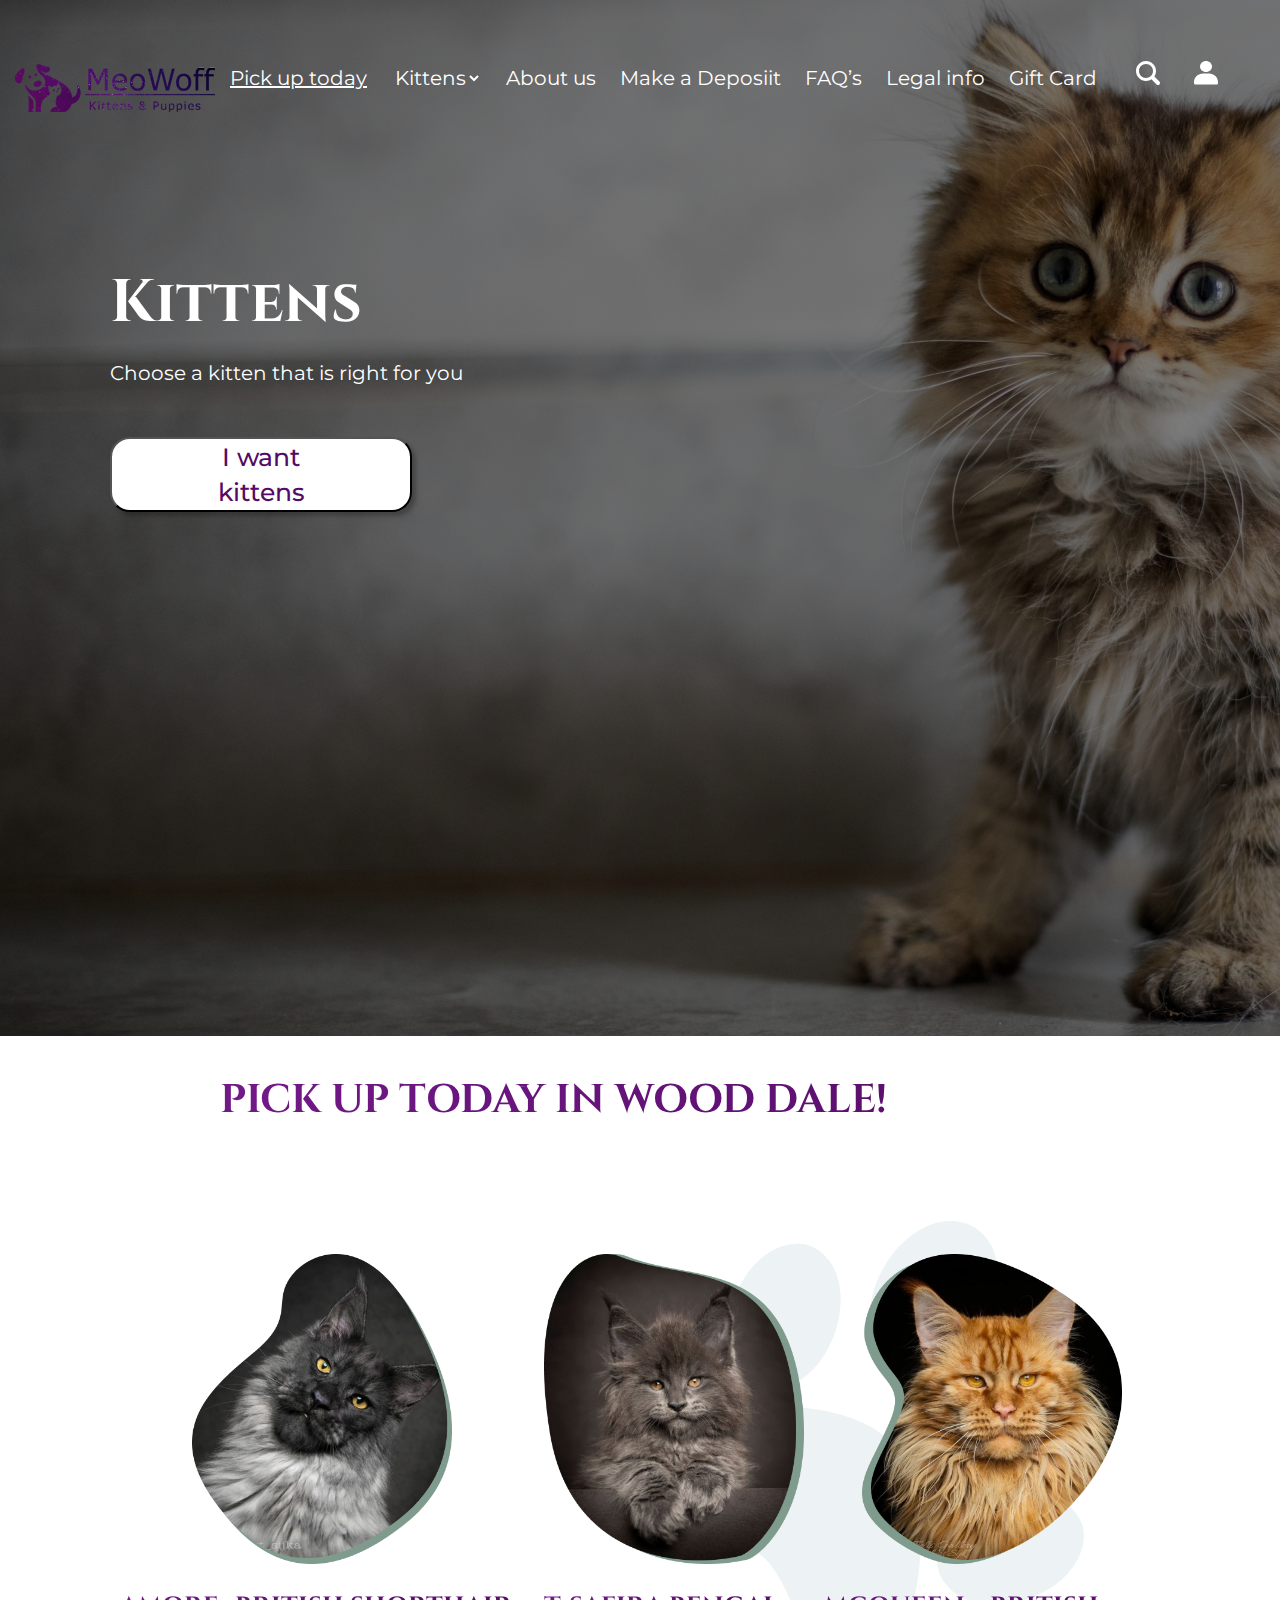
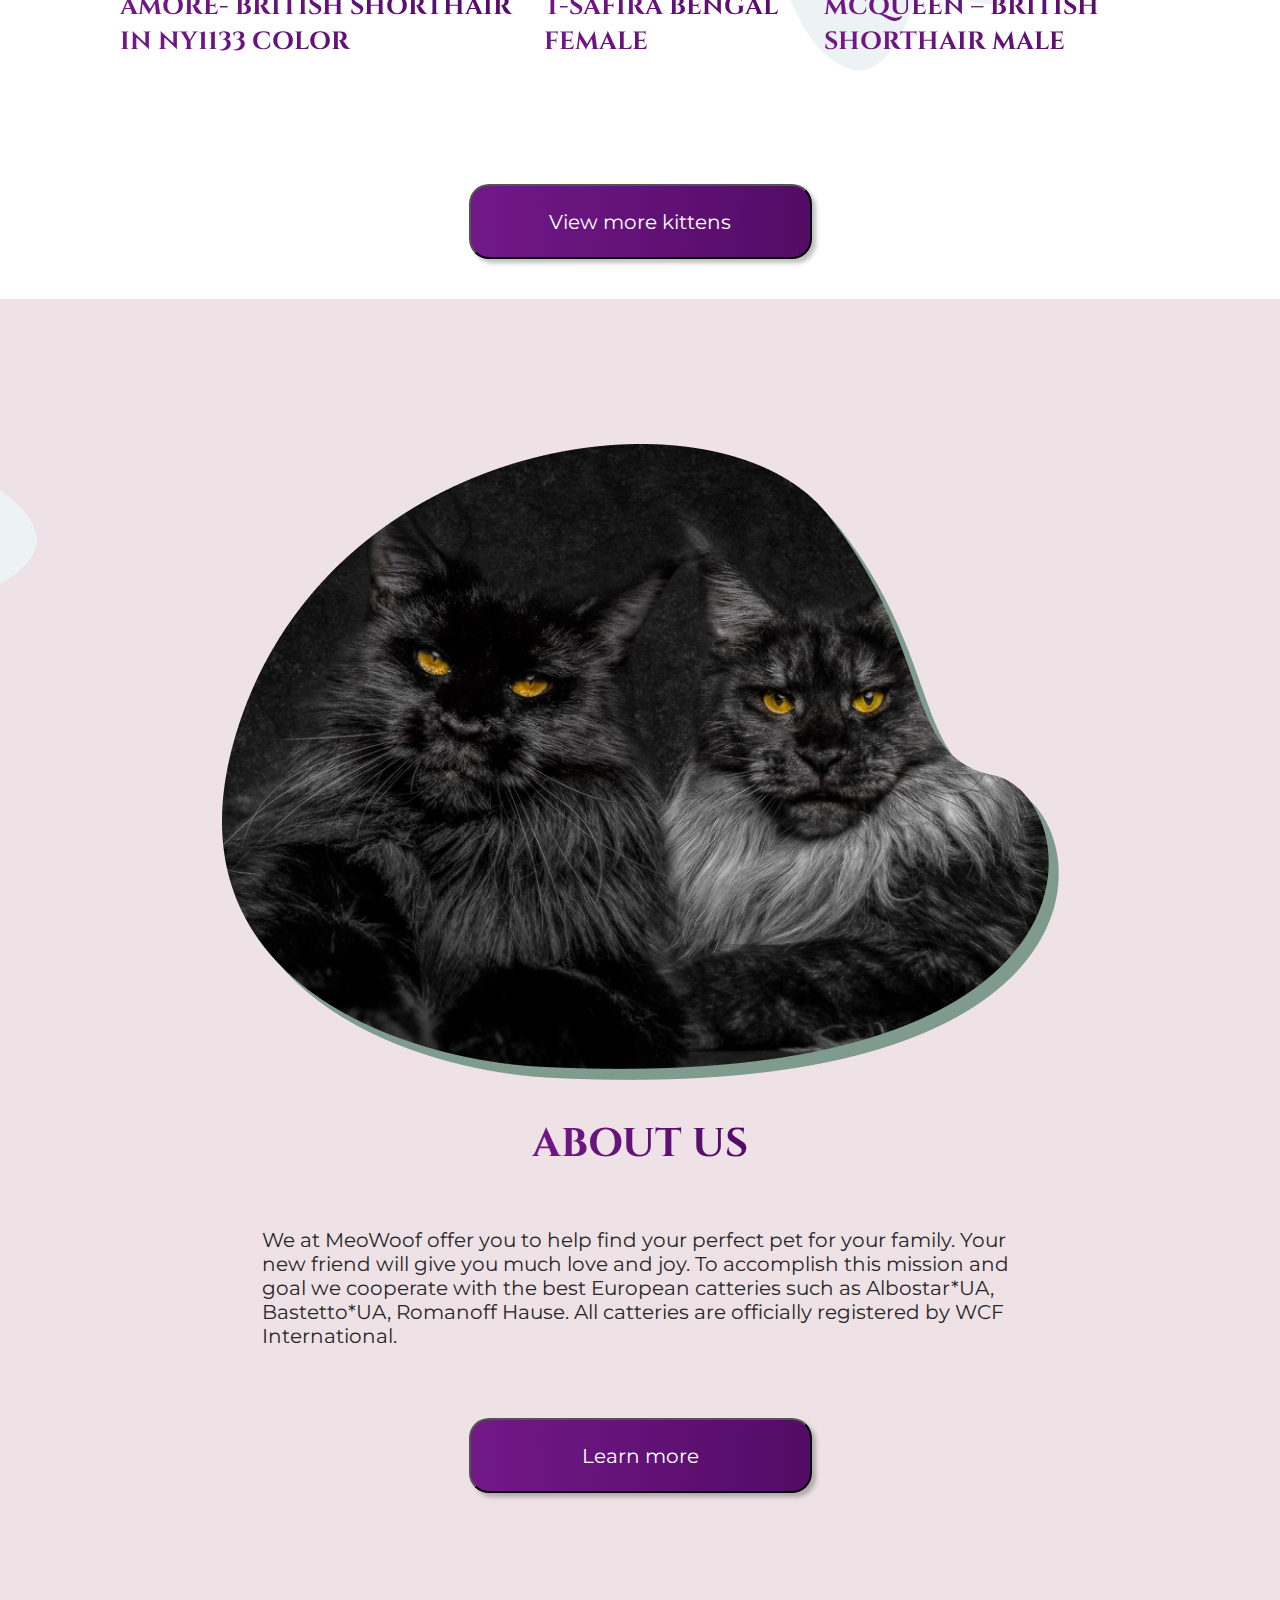
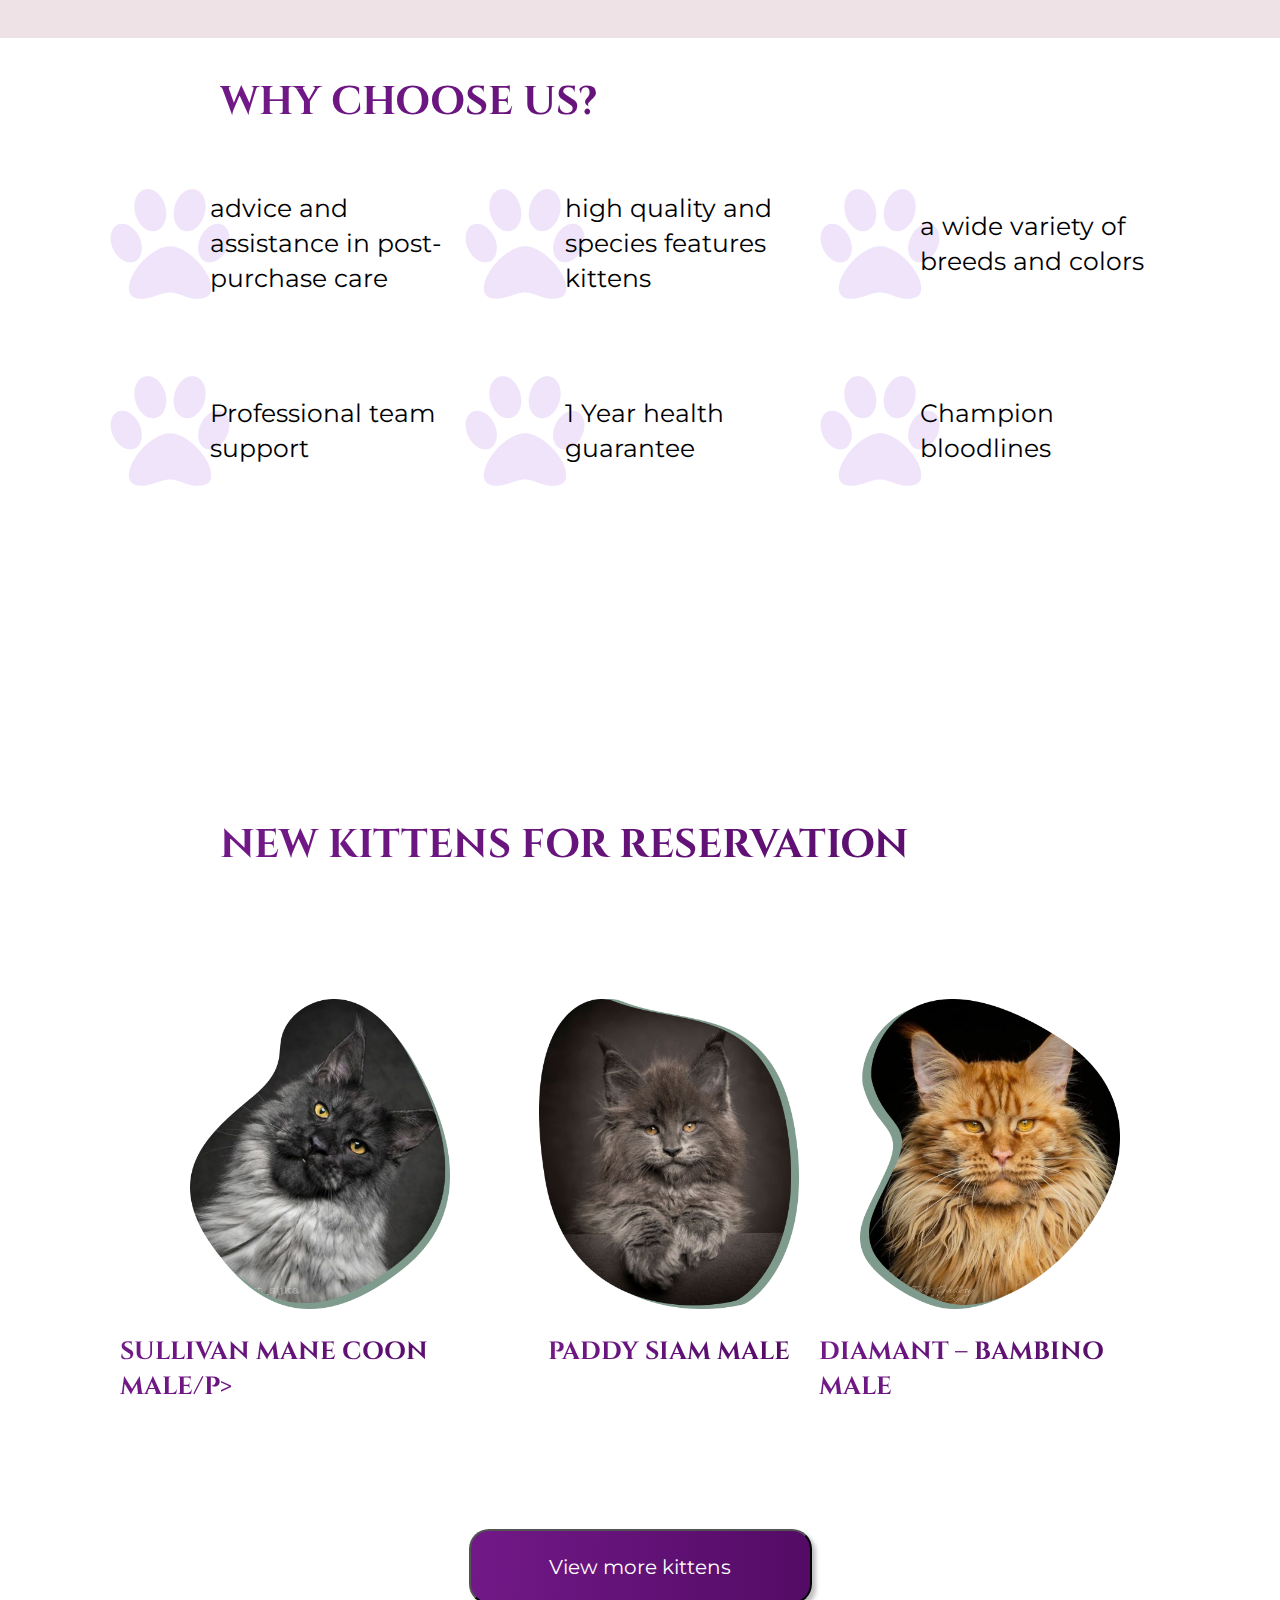
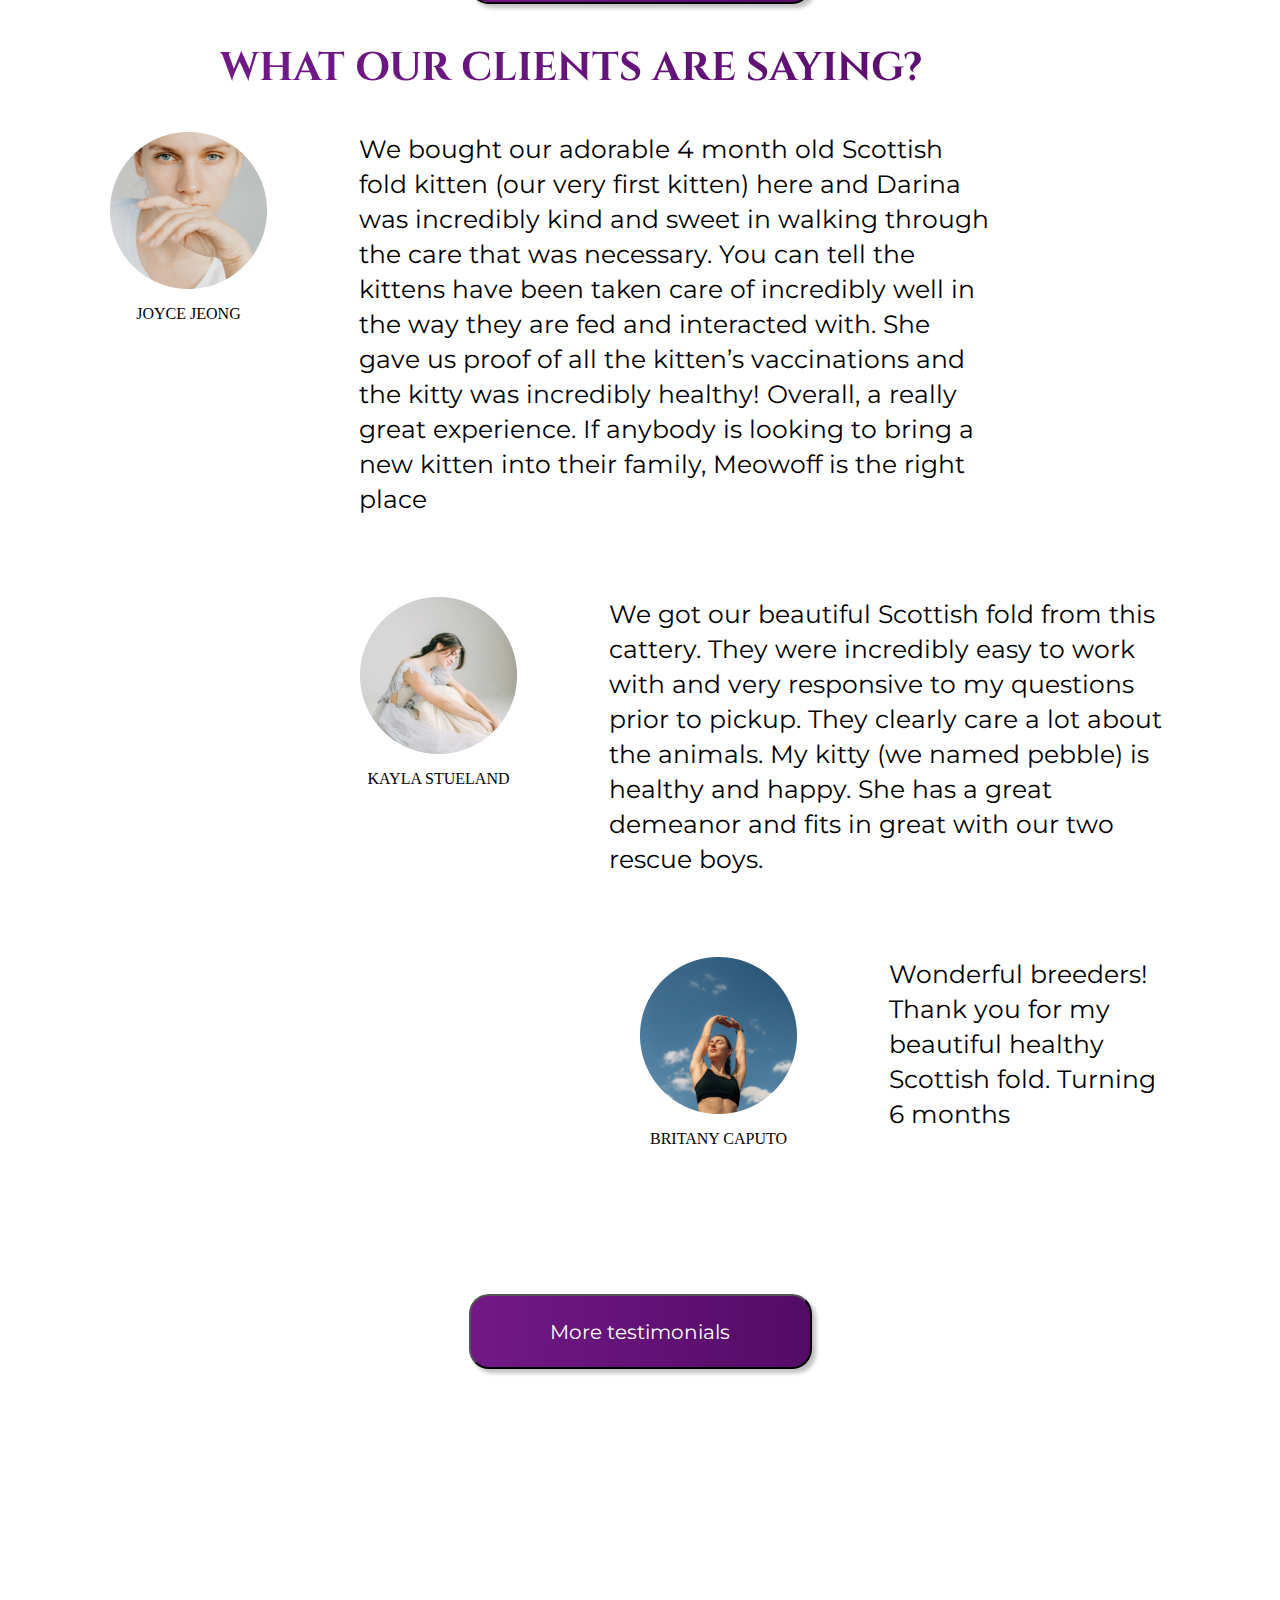
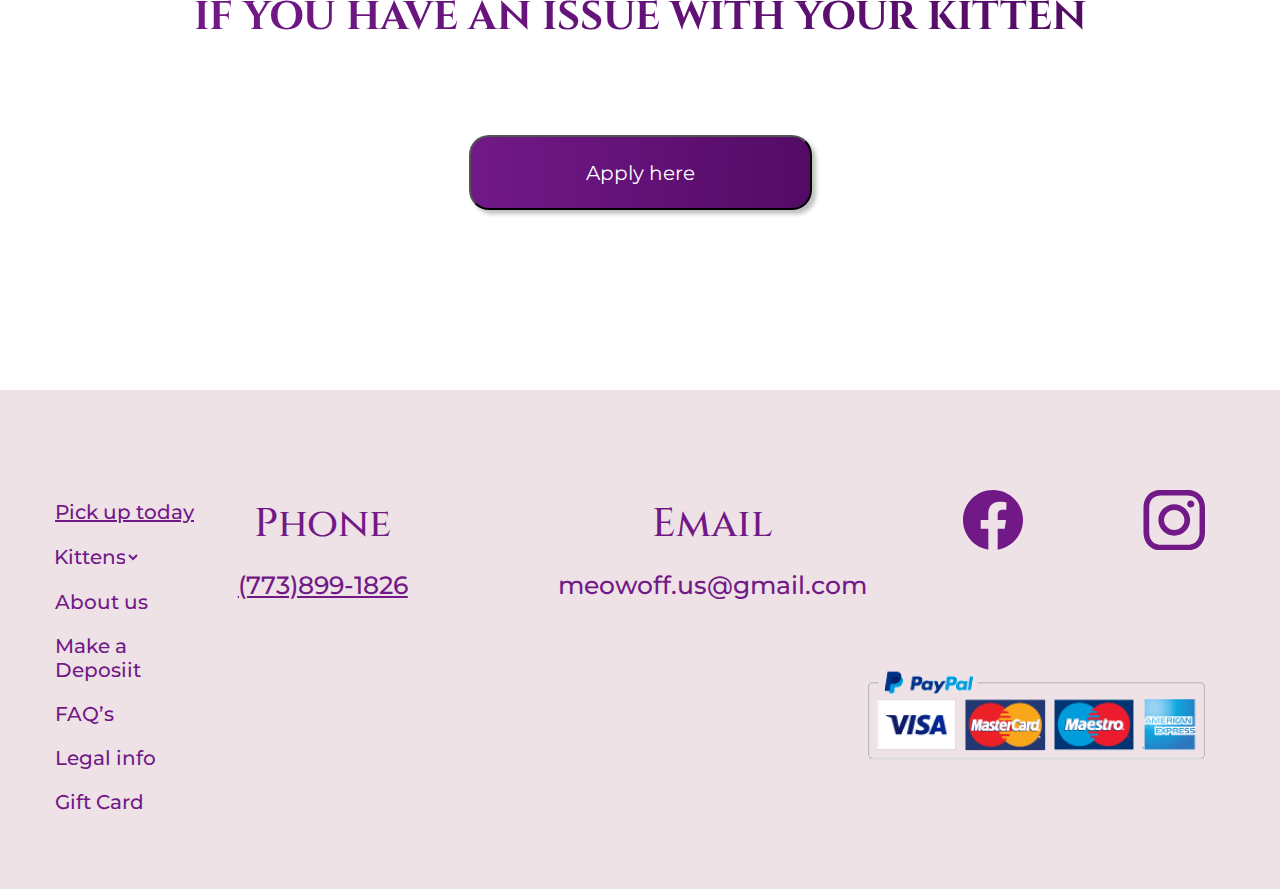
<file: index.html>
<!DOCTYPE html>
<html lang="en">
<head>
  <meta charset="UTF-8">
  <meta name="viewport" content="width=device-width, initial-scale=1.0">
  <meta http-equiv="X-UA-Compatible" content="ie=edge">
  <link rel="stylesheet" href="burgerMenu.css">
  <link rel="stylesheet" href="style.css">
  <title>Home</title>
</head>
<body>
  <header class="main_page">
    <div class="header__menu">
      <img class="logo" src="images/logos/logo.png" alt="">
      <div class="burger_menu">
        <input class="search_site" type="text" name="" value="">
        <details class="burger">
          <summary></summary>
          <nav class="menu">
            <a class="menu_item font_montserrat text_decoration_line" href="pickup">Pick up today</a>
            <select class="menu_item font_montserrat item_select" name="Kittens">
              <option value="">Kittens</option>
              <option value="">British</option>
            </select>
            <a class="menu_item font_montserrat" href="about.html">About us</a>
            <a class="menu_item font_montserrat" href="deposit.html">Make a Deposiit</a>
            <a class="menu_item font_montserrat" href="faq.html">FAQ’s</a>
            <a class="menu_item font_montserrat" href="legalInfo.html">Legal info</a>
            <a class="menu_item font_montserrat" href="main.html">Gift Card</a>
          </nav>
        </details>
      </div>
      <div class="full__menu">
        <a class="menu_item font_montserrat text_decoration_line" href="pickup">Pick up today</a>
        <select class="menu_item font_montserrat item_select" name="Kittens">
          <option value="">Kittens</option>
          <option value="">British</option>
        </select>
        <a class="menu_item font_montserrat" href="about.html">About us</a>
        <a class="menu_item font_montserrat" href="deposit.html">Make a Deposiit</a>
        <a class="menu_item font_montserrat" href="faq.html">FAQ’s</a>
        <a class="menu_item font_montserrat" href="legalInfo.html">Legal info</a>
        <a class="menu_item font_montserrat" href="main.html">Gift Card</a>
        <img class="search" src="images/icons/search.svg" alt="">
        <img class="profile" src="images/icons/profile.svg" alt="">
      </div>
    </div>
    <div class="header_main">
      <h1 class="header_main__title font_cinzel">Kittens</h1>
      <p class="header_main__description font_montserrat">Choose a kitten that is right for you</p>
      <button class="header_btn header_btn_text font_montserrat" type="button" name="button">I want kittens</button>
    </div>
  </header>
  <div class="pick_up_today internal_padding">
    <p class="blog_title menu_item__section font_cinzel">Pick Up today in wood dale!</p>
    <div class="pick_up_today__block">
      <img class="pick_up_today__bg_icon__pos_top" src="images/icons/bgIcon.svg" alt="">
      <div class="pick_up_today__container">
        <div class="pick_up_today__card">
          <img class="card_photo" src="images/mainPage/amore.png" alt="">
          <p class="menu_item__section font_cinzel">Amore- British shorthair in ny1133 color</p>
        </div>
        <div class="pick_up_today__card">
          <img class="card_photo" src="images/mainPage/tSafira.png" alt="">
          <p class="menu_item__section font_cinzel">T-Safira Bengal female</p>
        </div>
        <div class="pick_up_today__card">
          <img class="card_photo" src="images/mainPage/mcQueen.png" alt="">
          <p class="menu_item__section font_cinzel">McQueen – British Shorthair male</p>
        </div>
      </div>
      <button class="blog_btn font_montserrat" type="button" name="button">View more kittens</button>
      <img class="pick_up_today__bg_icon__pos_bottom" src="images/icons/bgIcon.svg" alt="">
    </div>
  </div>
  <div class="about_us internal_padding">
    <img class="about_us__img" src="images/mainPage/about.png" alt="">
    <div class="about_us__main">
      <p class="about_us__title blog_title menu_item__section font_cinzel">About us</p>
      <p class="about_us__description font_montserrat">We at MeoWoof offer you to help find your perfect pet for your family.
        Your new friend will give you much love and joy.
        To accomplish this mission and goal we cooperate with the best European
        catteries such as Albostar*UA, Bastetto*UA, Romanoff Hause. All catteries are officially
        registered by WCF International.
      </p>
      <button class="blog_btn font_montserrat" type="button" name="button">Learn more</button>
    </div>
  </div>
  <div class="why_choose internal_padding">
    <p class="why_choose__title blog_title menu_item__section font_cinzel">Why choose us?</p>
    <div class="why_choose__paws_block">
      <div class="paws_block">
        <img src="images/icons/paw.png" alt="">
        <p class="paws_block__description">advice and assistance in post-purchase care</p>
      </div>
      <div class="paws_block">
        <img src="images/icons/paw.png" alt="">
        <p class="paws_block__description">high quality and species features kittens</p>
      </div>
      <div class="paws_block">
        <img src="images/icons/paw.png" alt="">
        <p class="paws_block__description">a wide variety of breeds and colors</p>
      </div>
    </div>
    <div class="why_choose__paws_block">
      <div class="paws_block">
        <img src="images/icons/paw.png" alt="">
        <p class="paws_block__description">Professional team support</p>
      </div>
      <div class="paws_block">
        <img src="images/icons/paw.png" alt="">
        <p class="paws_block__description">1 Year health guarantee</p>
      </div>
      <div class="paws_block">
        <img src="images/icons/paw.png" alt="">
        <p class="paws_block__description"> Champion bloodlines</p>
      </div>
    </div>
  </div>
  <div class="new_kittens">
    <div class="new_kittens internal_padding">
      <p class="blog_title menu_item__section font_cinzel">New Kittens for reservation</p>
      <div class="pick_up_today__block">
        <img class="pick_up_today__bg_icon__pos_top" src="images/icons/bgIcon.svg" alt="">
        <div class="pick_up_today__container">
          <div class="pick_up_today__card">
            <img class="card_photo" src="images/mainPage/amore.png" alt="">
            <p class="menu_item__section font_cinzel">Sullivan Mane Coon male/p>
          </div>
          <div class="pick_up_today__card">
            <img class="card_photo" src="images/mainPage/tSafira.png" alt="">
            <p class="menu_item__section font_cinzel">Paddy Siam male</p>
          </div>
          <div class="pick_up_today__card">
            <img class="card_photo" src="images/mainPage/mcQueen.png" alt="">
            <p class="menu_item__section font_cinzel">Diamant – Bambino male</p>
          </div>
        </div>
        <button class="blog_btn font_montserrat" type="button" name="button">View more kittens</button>
        <img class="pick_up_today__bg_icon__pos_bottom" src="images/icons/bgIcon.svg" alt="">
      </div>
    </div>
  </div>
  <div class="what_our_clients internal_padding">
    <p class="blog_title menu_item__section font_cinzel">What our clients are saying?</p>
    <div class="what_our_clients__comment_container">
      <div class="comment_container__comment">
        <div class="comment__avatar">
          <img src="images/icons/comments/joyce.png" alt="">
          <p class="author_name">JOYCE JEONG</p>
        </div>
        <p class="comment_text font_montserrat">We bought our adorable 4 month old Scottish fold kitten
          (our very first kitten) here and Darina was incredibly kind and sweet in
          walking through the care that was necessary. You can tell the kittens have
          been taken care of incredibly well in the way they are fed and interacted with.
          She gave us proof of all the kitten’s vaccinations and the kitty was incredibly healthy!
          Overall, a really great experience. If anybody is looking to bring a new kitten into
          their family, Meowoff is the right place
        </p>
      </div>
      <div class="comment_container__comment second_comment">
        <div class="comment__avatar">
          <img src="images/icons/comments/kayla.png" alt="">
          <p class="author_name">KAYLA STUELAND</p>
        </div>
        <p class="comment_text font_montserrat">We got our beautiful Scottish fold from this cattery.
          They were incredibly easy to work with and very responsive to my questions prior to pickup.
          They clearly care a lot about the animals. My kitty (we named pebble) is healthy and happy.
          She has a great demeanor and fits in great with our two rescue boys.
        </p>
      </div>
      <div class="comment_container__comment third_comment">
        <div class="comment__avatar">
          <img src="images/icons/comments/britany.png" alt="">
          <p class="author_name">BRITANY CAPUTO</p>
        </div>
        <p class="comment_text font_montserrat">Wonderful breeders!
          Thank you for my beautiful healthy Scottish fold. Turning 6 months
        </p>
      </div>
      <div class="comment_container__button">
        <button class="blog_btn font_montserrat" type="button" name="button">More testimonials</button>
      </div>
    </div>
  </div>
  <div class="if_you_have">
    <p class="if_you_have_title menu_item__section font_cinzel">If you have an issue with your kitten</p>
    <button class="blog_btn font_montserrat" type="button" name="button">Apply here</button>
  </div>
  <footer>
    <div class="footer__menu">
      <a class="menu_item footer__menu_text font_montserrat text_decoration_line" href="">Pick up today</a>
      <select class="footer_select menu_item footer__menu_text font_montserrat item_select" name="Kittens">
        <option value="">Kittens</option>
        <option value="">British</option>
      </select>
      <a class="menu_item footer__menu_text font_montserrat" href="">About us</a>
      <a class="menu_item footer__menu_text font_montserrat" href="">Make a Deposiit</a>
      <a class="menu_item footer__menu_text font_montserrat" href="">FAQ’s</a>
      <a class="menu_item footer__menu_text font_montserrat" href="">Legal info</a>
      <a class="menu_item footer__menu_text font_montserrat" href="">Gift Card</a>
    </div>
    <div class="footer__contacts">
      <div class="phone">
        <p class="contacts_title_text footer__menu_text font_cinzel">Phone</p>
        <p class="contacts_text text_decoration_line footer__menu_text font_montserrat">(773)899-1826</p>
      </div>
      <div class="email">
        <p class="contacts_title_text footer__menu_text font_cinzel">Email</p>
        <p class="contacts_text footer__menu_text font_montserrat">meowoff.us@gmail.com</p>
      </div>
    </div>
    <div class="footer__icons">
      <div class="icons__soc">
        <img class="soc_fb" src="images/icons/fb.svg" alt="">
        <img class="soc_inst" src="images/icons/inst.svg" alt="">
      </div>
      <div class="ocins__pay">
        <img src="images/icons/payPal.png" alt="">
      </div>
    </div>
  </footer>
</body>
</html>
</file>
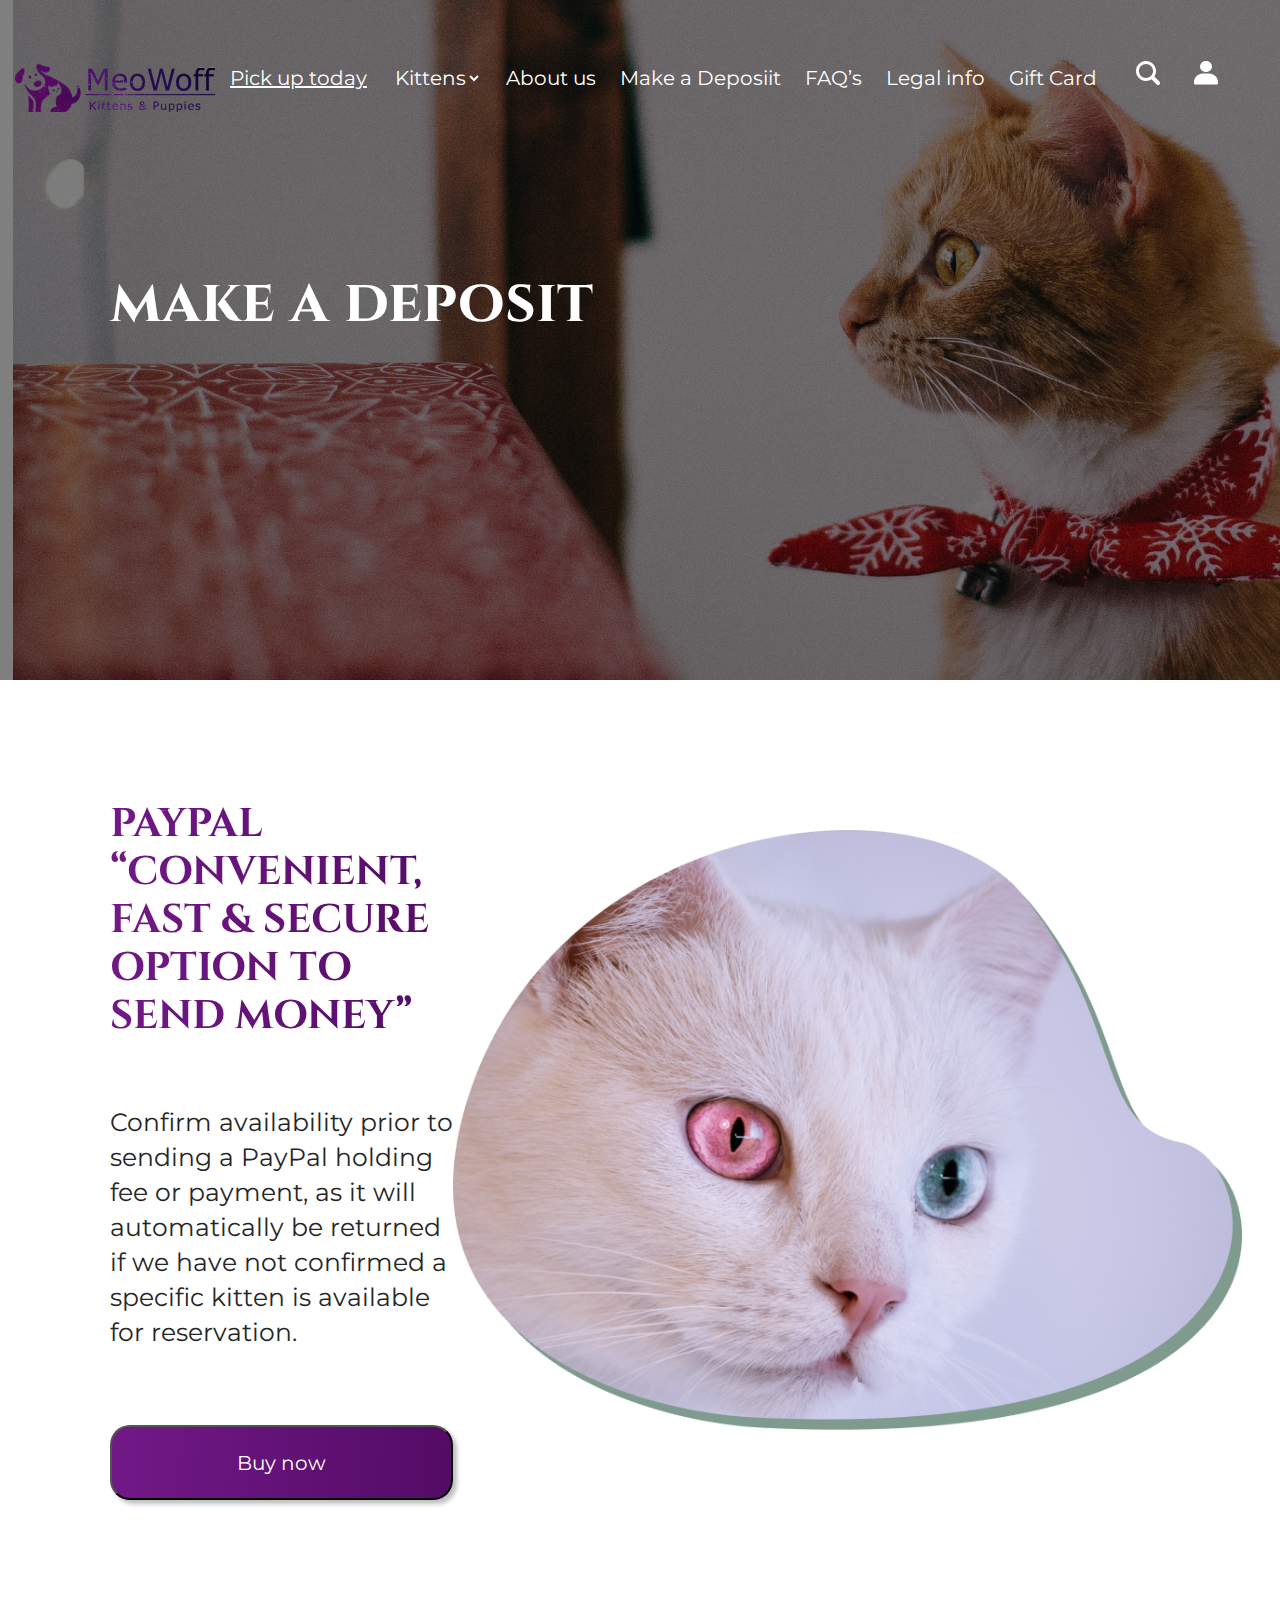
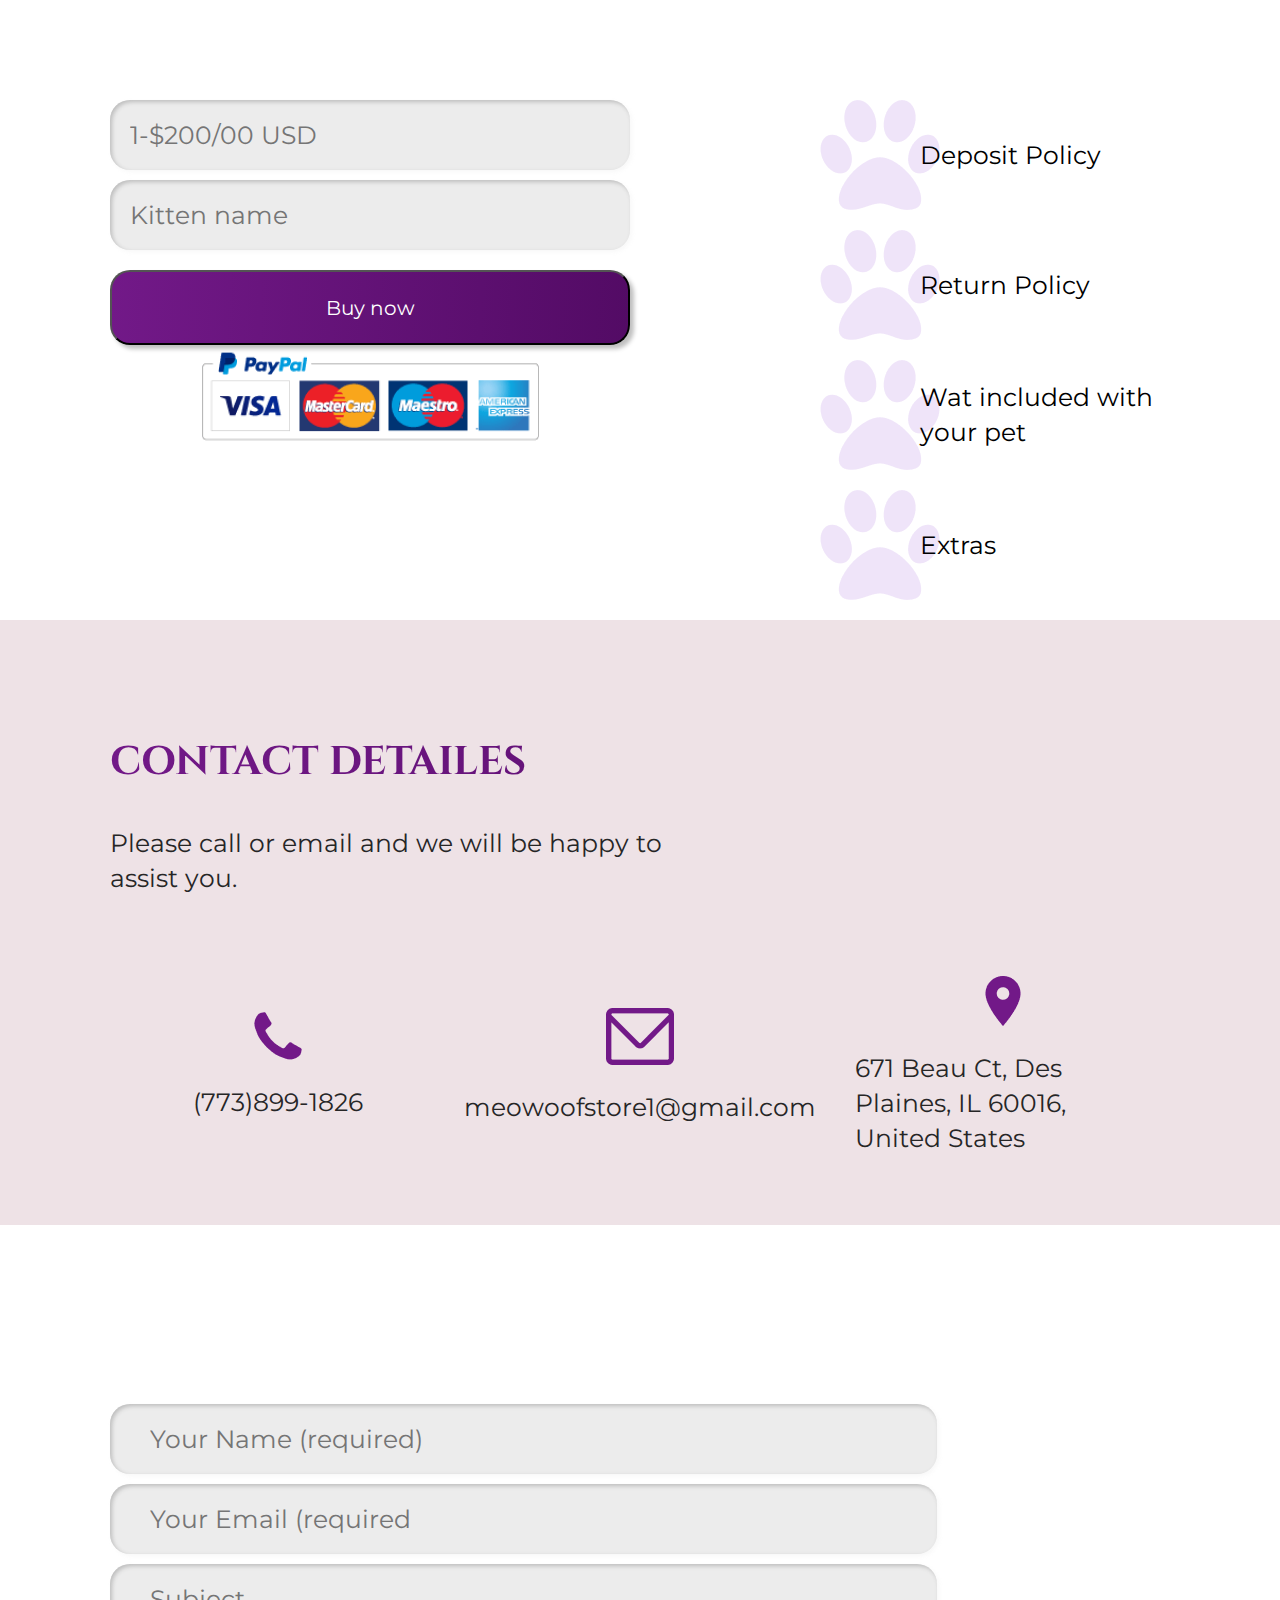
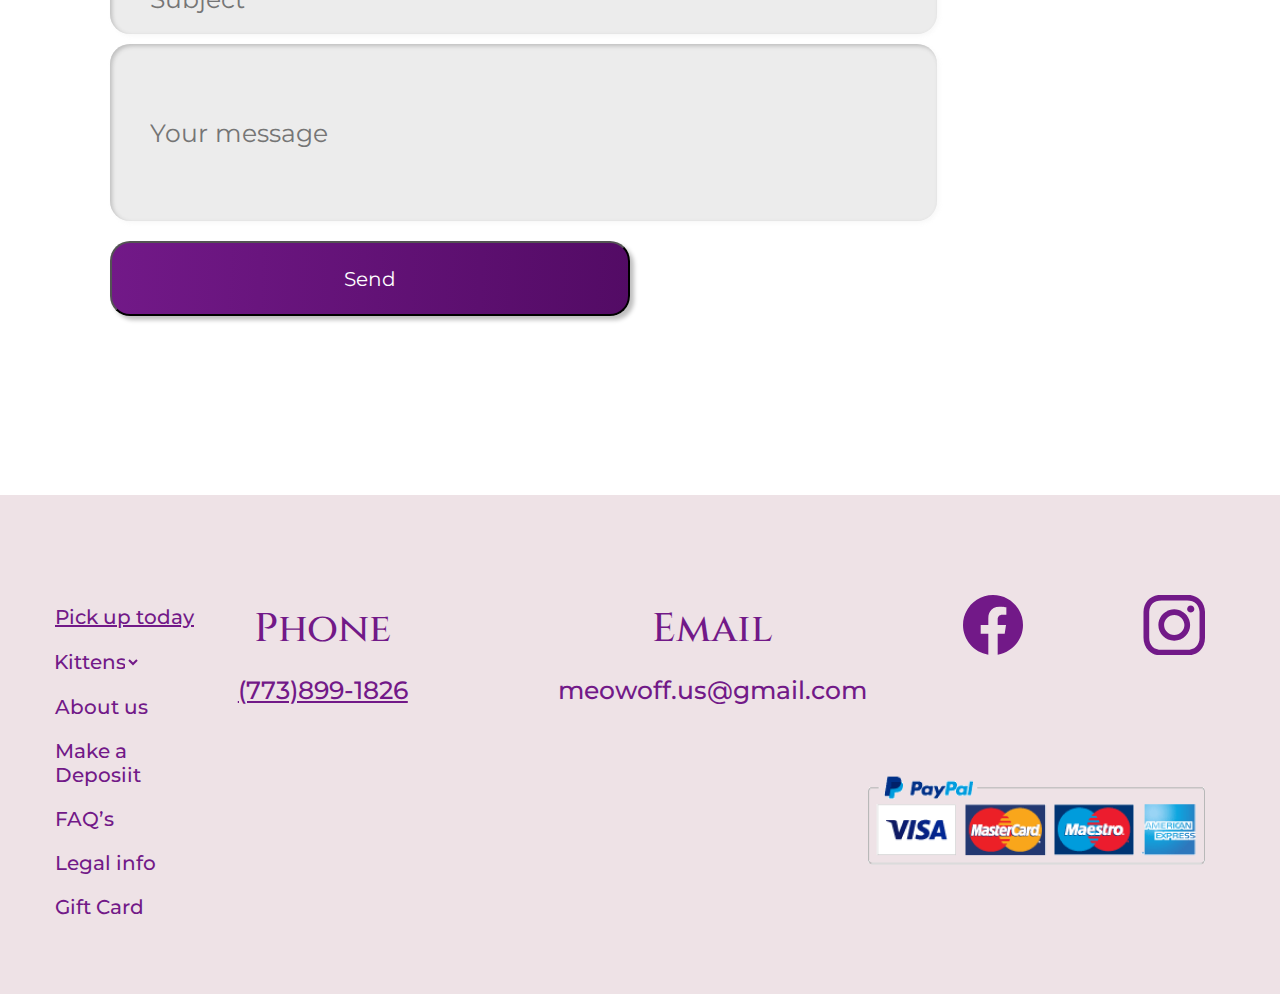
<file: deposit.html>
<!DOCTYPE html>
<html lang="en">
<head>
  <meta charset="UTF-8">
  <meta name="viewport" content="width=device-width, initial-scale=1.0">
  <meta http-equiv="X-UA-Compatible" content="ie=edge">
  <link rel="stylesheet" href="burgerMenu.css">
  <link rel="stylesheet" href="style.css">
  <title>Make a deposit</title>
</head>
<body>
  <header class="deposit_page">
    <div class="header__menu">
      <img class="logo" src="images/logos/logo.png" alt="">
      <div class="burger_menu">
        <input class="search_site" type="text" name="" value="">
        <details class="burger">
          <summary></summary>
          <nav class="menu">
            <a class="menu_item font_montserrat text_decoration_line" href="pickup">Pick up today</a>
            <select class="menu_item font_montserrat item_select" name="Kittens">
              <option value="">Kittens</option>
              <option value="">British</option>
            </select>
            <a class="menu_item font_montserrat" href="about.html">About us</a>
            <a class="menu_item font_montserrat" href="deposit.html">Make a Deposiit</a>
            <a class="menu_item font_montserrat" href="faq.html">FAQ’s</a>
            <a class="menu_item font_montserrat" href="legalInfo.html">Legal info</a>
            <a class="menu_item font_montserrat" href="main.html">Gift Card</a>
          </nav>
        </details>
      </div>
      <div class="full__menu">
        <a class="menu_item font_montserrat text_decoration_line" href="pickup">Pick up today</a>
        <select class="menu_item font_montserrat item_select" name="Kittens">
          <option value="">Kittens</option>
          <option value="">British</option>
        </select>
        <a class="menu_item font_montserrat" href="about.html">About us</a>
        <a class="menu_item font_montserrat" href="deposit.html">Make a Deposiit</a>
        <a class="menu_item font_montserrat" href="faq.html">FAQ’s</a>
        <a class="menu_item font_montserrat" href="legalInfo.html">Legal info</a>
        <a class="menu_item font_montserrat" href="main.html">Gift Card</a>
        <img class="search" src="images/icons/search.svg" alt="">
        <img class="profile" src="images/icons/profile.svg" alt="">
      </div>
    </div>
    <div class="header_main">
      <h1 class="header_main__title font_cinzel">make a deposit</h1>
    </div>
  </header>
  <div class="deposit_page__main internal_padding">
    <div class="deposit_page__main_promo">
      <p class="main_promo_title blog_title menu_item__section font_cinzel">PayPal  “Convenient, Fast & Secure Option To Send Money”</p>
      <p class="main_promo_description font_montserrat">
        Confirm availability prior to sending a PayPal holding fee or payment,
        as it will automatically be returned if we have not confirmed a specific
        kitten is available for reservation.
      </p>
      <button class="blog_btn font_montserrat" type="button" name="button">Buy now</button>
    </div>
    <img class="deposit_page__main_img" src="images/depositPage/depositCat.png" alt="">
  </div>
  <div class="deposit_page__form_container internal_padding">
    <div class="have_any_questions__form deposit_page__form">
      <input class="have_any_questions__input font_montserrat" type="text" name="deposit" value="" placeholder="1-$200/00 USD">
      <input class="have_any_questions__input font_montserrat" type="text" name="kittenName" value="" placeholder="Kitten name">
      <button class="form_btn blog_btn font_montserrat" type="button" name="button">Buy now</button>
      <img src="images/icons/payPal.png" alt="">
    </div>
    <div class="paws_block_container">
      <div class="paws_block deposit_paws">
        <img src="images/icons/paw.png" alt="">
        <a href="#" class="paws_block__description">Deposit Policy</a>
      </div>
      <div class="paws_block deposit_paws">
        <img src="images/icons/paw.png" alt="">
        <a href="#" class="paws_block__description">Return Policy</a>
      </div>
      <div class="paws_block deposit_paws">
        <img src="images/icons/paw.png" alt="">
        <a href="#" class="paws_block__description">Wat included with your pet</a>
      </div>
      <div class="paws_block deposit_paws">
        <img src="images/icons/paw.png" alt="">
        <a href="#" class="paws_block__description">Extras</a>
      </div>
    </div>
  </div>
  <div class="deposit_page__contacts internal_padding">
    <p class="main_promo_title blog_title menu_item__section font_cinzel">Contact detailes</p>
    <p class="main_promo_description font_montserrat">Please call or email and we will be happy to assist you.</p>
    <div class="deposit_page__contacts_container">
      <div class="contacts_container__element">
        <img src="images/depositPage/phone.png" alt="">
        <p class="main_promo_description font_montserrat">(773)899-1826</p>
      </div>
      <div class="contacts_container__element">
        <img src="images/depositPage/email.png" alt="">
        <p class="main_promo_description font_montserrat">meowoofstore1@gmail.com</p>
      </div>
      <div class="contacts_container__element">
        <img src="images/depositPage/geo.png" alt="">
        <p class="main_promo_description font_montserrat">
          671 Beau Ct, Des Plaines, IL 60016, United States
        </p>
      </div>
    </div>
  </div>
  <div class="deposit_page__main_form internal_padding">
    <div class="main_form__container">
      <input class="main_form__container__input font_montserrat" type="text" name="name" value="" placeholder="Your Name (required)" required>
      <input class="main_form__container__input font_montserrat" type="text" name="email" value="" placeholder="Your Email (required" required>
      <input class="main_form__container__input font_montserrat" type="text" name="subject" value="" placeholder="Subject">
      <input class="main_form__container__input message_input font_montserrat" type="text" name="message" value="" placeholder="Your message">
      <button class="main_form_btn form_btn blog_btn font_montserrat" type="button" name="button">Send</button>
    </div>
    <!-- Calendar Widget -->
  </div>
  <footer>
    <div class="footer__menu">
      <a class="menu_item footer__menu_text font_montserrat text_decoration_line" href="">Pick up today</a>
      <select class="footer_select menu_item footer__menu_text font_montserrat item_select" name="Kittens">
        <option value="">Kittens</option>
        <option value="">British</option>
      </select>
      <a class="menu_item footer__menu_text font_montserrat" href="">About us</a>
      <a class="menu_item footer__menu_text font_montserrat" href="">Make a Deposiit</a>
      <a class="menu_item footer__menu_text font_montserrat" href="">FAQ’s</a>
      <a class="menu_item footer__menu_text font_montserrat" href="">Legal info</a>
      <a class="menu_item footer__menu_text font_montserrat" href="">Gift Card</a>
    </div>
    <div class="footer__contacts">
      <div class="phone">
        <p class="contacts_title_text footer__menu_text font_cinzel">Phone</p>
        <p class="contacts_text text_decoration_line footer__menu_text font_montserrat">(773)899-1826</p>
      </div>
      <div class="email">
        <p class="contacts_title_text footer__menu_text font_cinzel">Email</p>
        <p class="contacts_text footer__menu_text font_montserrat">meowoff.us@gmail.com</p>
      </div>
    </div>
    <div class="footer__icons">
      <div class="icons__soc">
        <img class="soc_fb" src="images/icons/fb.svg" alt="">
        <img class="soc_inst" src="images/icons/inst.svg" alt="">
      </div>
      <div class="ocins__pay">
        <img src="images/icons/payPal.png" alt="">
      </div>
    </div>
  </footer>
</body>
</html>
</file>
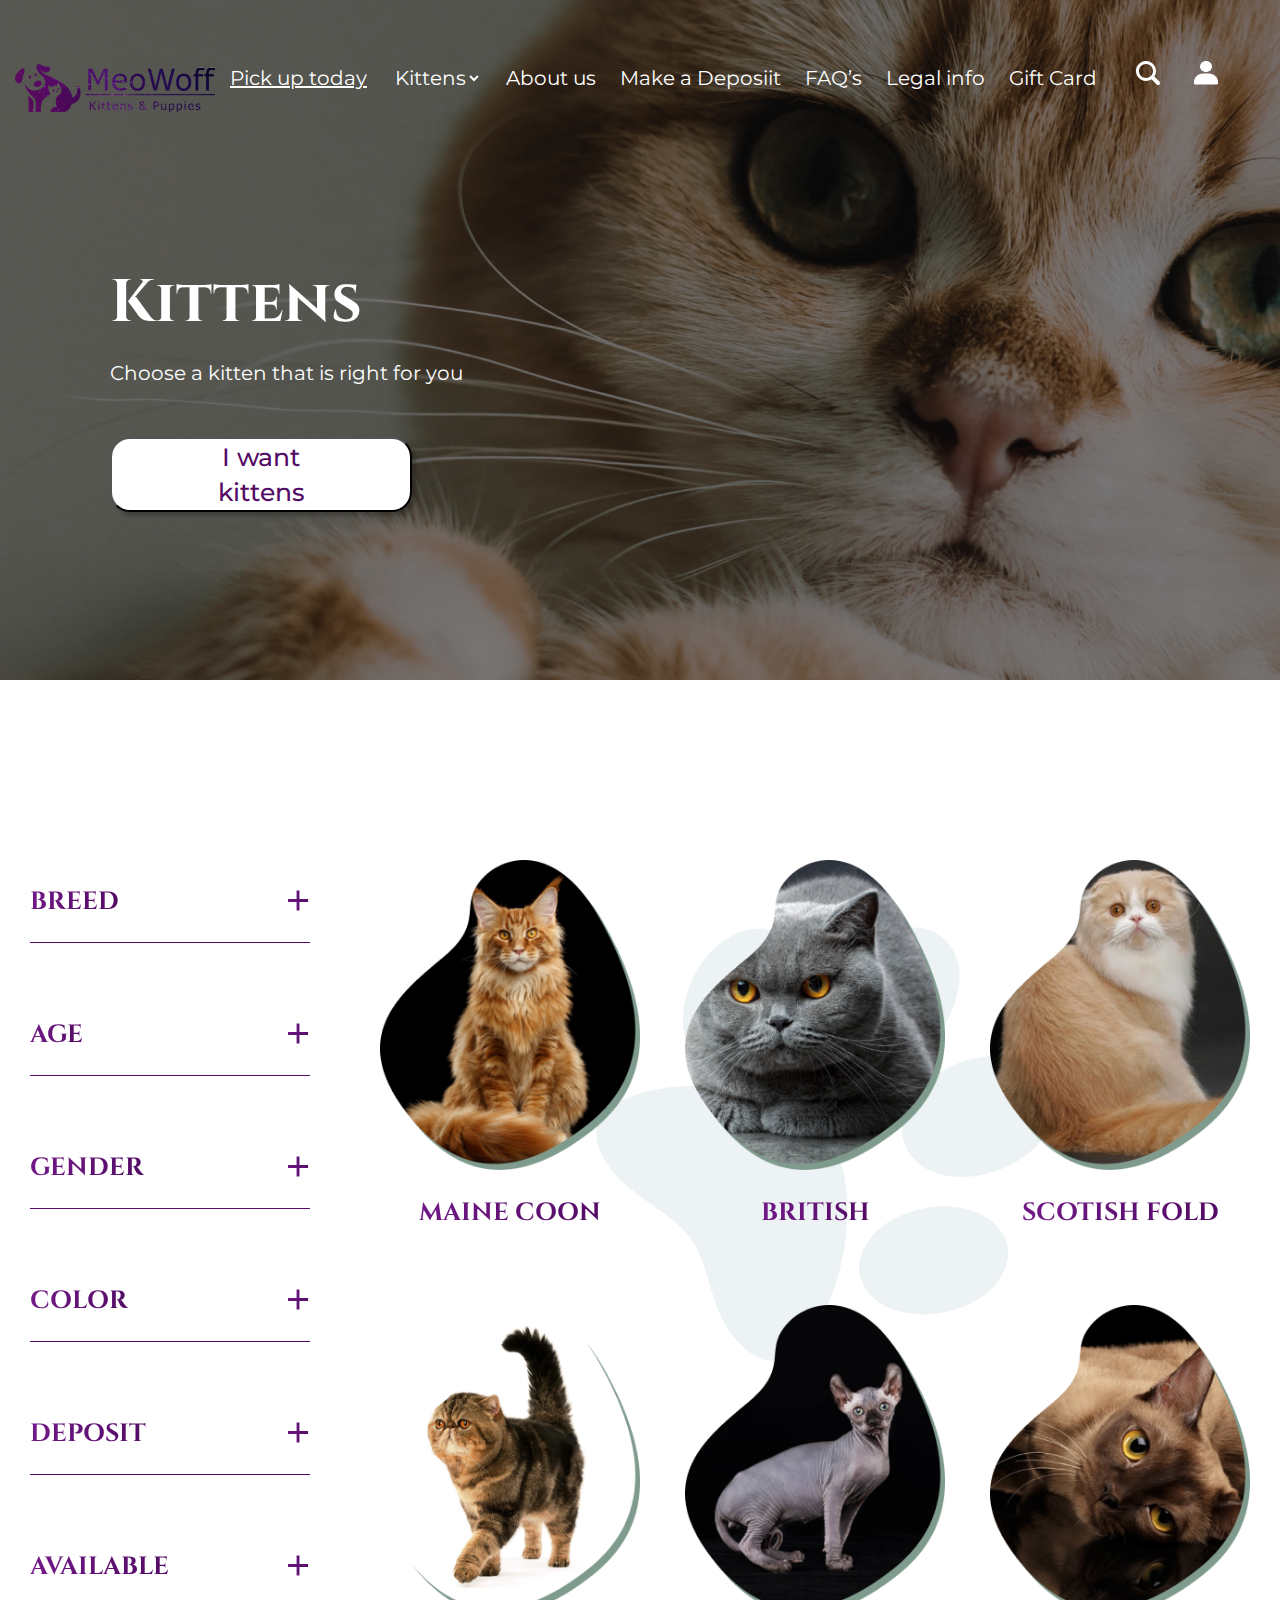
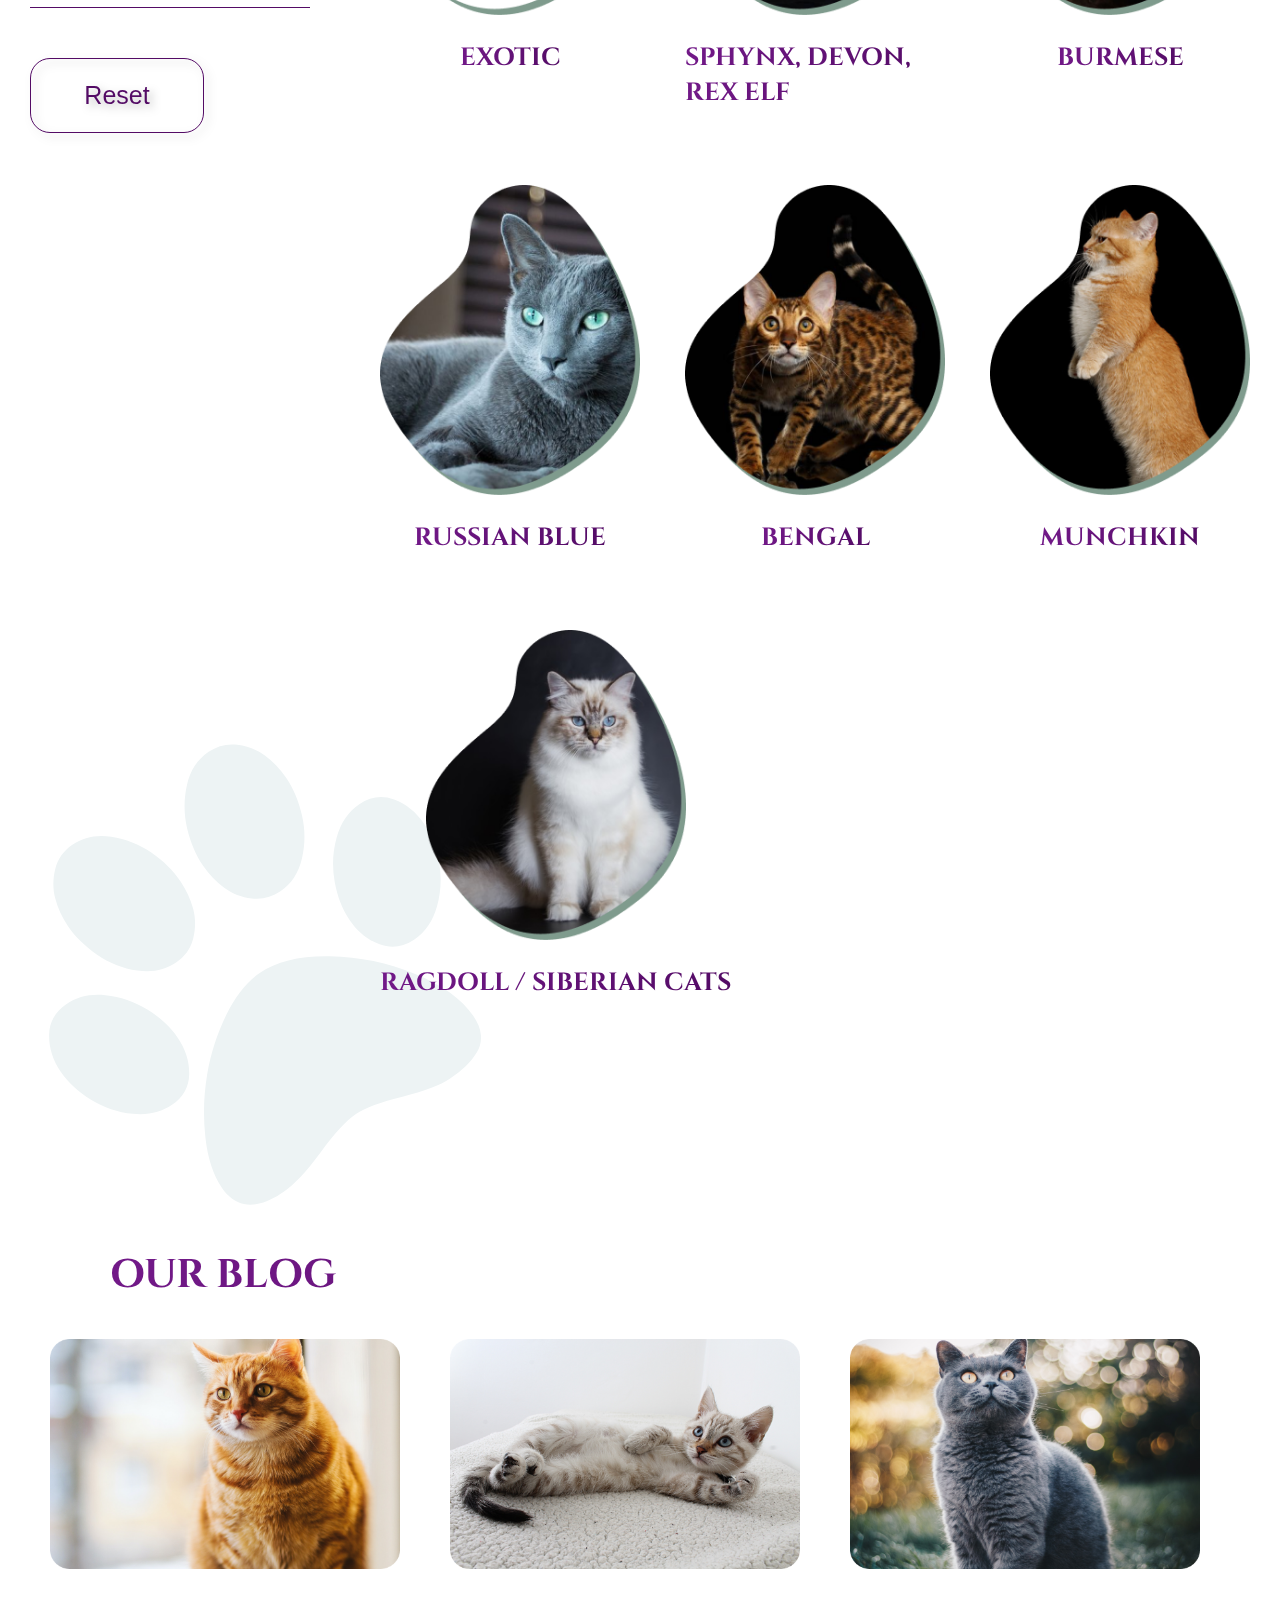
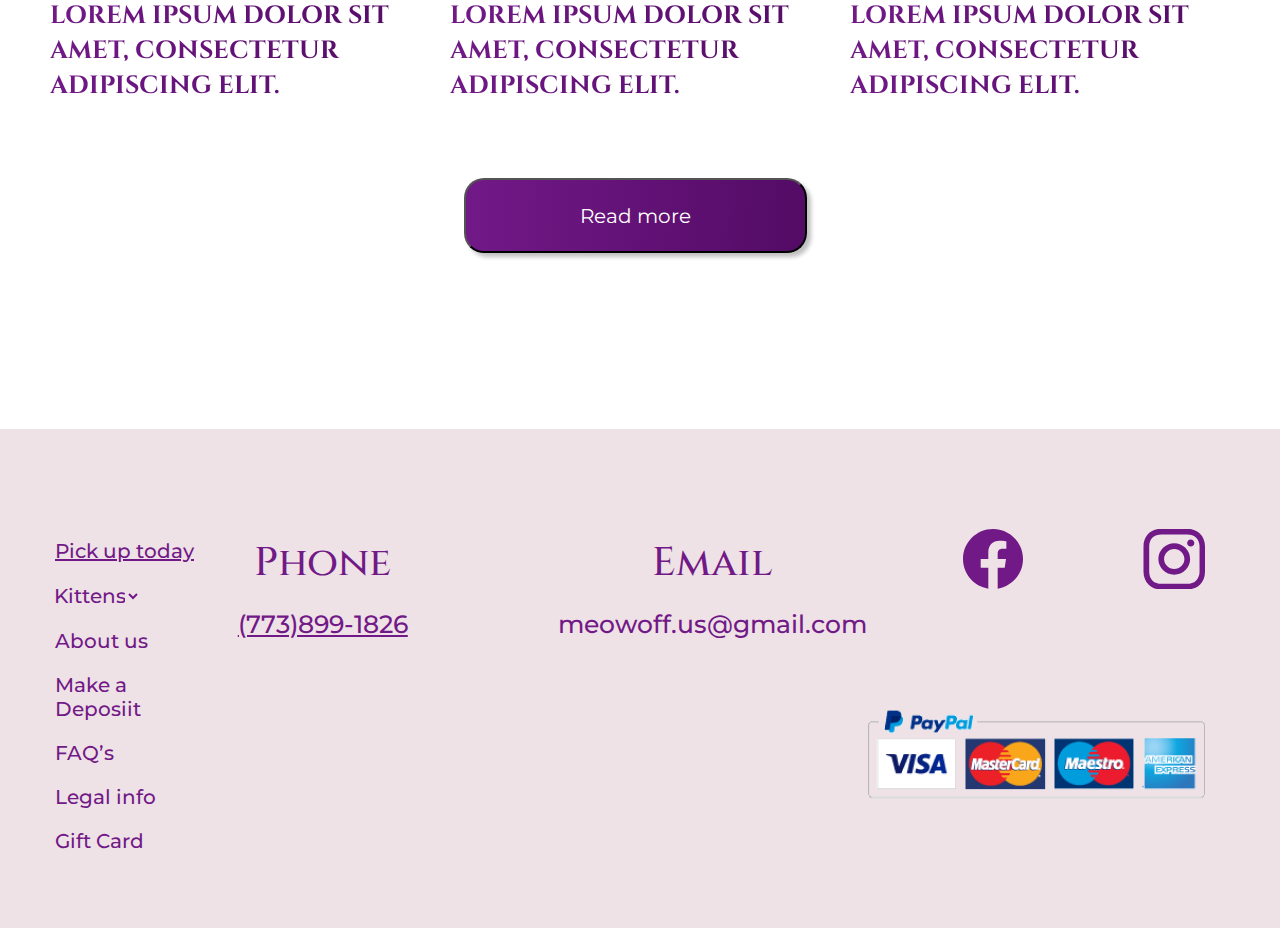
<file: kittens.html>
<!DOCTYPE html>
<html lang="en">
<head>
  <meta charset="UTF-8">
  <meta name="viewport" content="width=device-width, initial-scale=1.0">
  <meta http-equiv="X-UA-Compatible" content="ie=edge">
  <link rel="stylesheet" href="burgerMenu.css">
  <link rel="stylesheet" href="style.css">
  <title>Kittens</title>
</head>
<body>
  <header>
    <div class="header__menu">
      <img class="logo" src="images/logos/logo.png" alt="">
      <div class="burger_menu">
        <input class="search_site" type="text" name="" value="">
        <details class="burger">
          <summary></summary>
          <nav class="menu">
            <a class="menu_item font_montserrat text_decoration_line" href="pickup">Pick up today</a>
            <select class="menu_item font_montserrat item_select" name="Kittens">
              <option value="">Kittens</option>
              <option value="">British</option>
            </select>
            <a class="menu_item font_montserrat" href="about.html">About us</a>
            <a class="menu_item font_montserrat" href="deposit.html">Make a Deposiit</a>
            <a class="menu_item font_montserrat" href="faq.html">FAQ’s</a>
            <a class="menu_item font_montserrat" href="legalInfo.html">Legal info</a>
            <a class="menu_item font_montserrat" href="main.html">Gift Card</a>
          </nav>
        </details>
      </div>
      <div class="full__menu">
        <a class="menu_item font_montserrat text_decoration_line" href="pickup">Pick up today</a>
        <select class="menu_item font_montserrat item_select" name="Kittens">
          <option value="">Kittens</option>
          <option value="">British</option>
        </select>
        <a class="menu_item font_montserrat" href="about.html">About us</a>
        <a class="menu_item font_montserrat" href="deposit.html">Make a Deposiit</a>
        <a class="menu_item font_montserrat" href="faq.html">FAQ’s</a>
        <a class="menu_item font_montserrat" href="legalInfo.html">Legal info</a>
        <a class="menu_item font_montserrat" href="main.html">Gift Card</a>
        <img class="search" src="images/icons/search.svg" alt="">
        <img class="profile" src="images/icons/profile.svg" alt="">
      </div>
    </div>
    <div class="header_main">
      <h1 class="header_main__title font_cinzel">Kittens</h1>
      <p class="header_main__description font_montserrat">Choose a kitten that is right for you</p>
      <button class="header_btn header_btn_text font_montserrat" type="button" name="button">I want kittens</button>
    </div>
  </header>
  <div class="main">
    <img class="main__bgicon_pos_top" src="images/icons/bgIcon.svg" alt="">
    <div class="main__menu">
      <div class="main__menu_item">
        <p class="menu_item__section font_cinzel">Breed</p><p class="menu_item__section plus font_cinzel">+</p>
      </div>
      <div class="main__menu_item">
        <p class="menu_item__section font_cinzel">Age</p><p class="menu_item__section plus font_cinzel">+</p>
      </div>
      <div class="main__menu_item">
        <p class="menu_item__section font_cinzel">gender</p><p class="menu_item__section plus font_cinzel">+</p>
      </div>
      <div class="main__menu_item">
        <p class="menu_item__section font_cinzel">color</p><p class="menu_item__section plus font_cinzel">+</p>
      </div>
      <div class="main__menu_item">
        <p class="menu_item__section font_cinzel">deposit</p><p class="menu_item__section plus font_cinzel">+</p>
      </div>
      <div class="main__menu_item">
        <p class="menu_item__section font_cinzel">available</p><p class="menu_item__section plus font_cinzel">+</p>
      </div>
      <button class="menu_btn header_btn_text" type="button" name="button">Reset</button>
    </div>
    <div class="main__content">
      <div class="content__block">
        <div class="block__card">
          <img class="card_photo" src="images/cards/maineCoon.png" alt="">
          <p class="menu_item__section font_cinzel">Maine coon</p>
        </div>
        <div class="block__card">
          <img class="card_photo" src="images/cards/british.png" alt="">
          <p class="menu_item__section font_cinzel">British</p>
        </div>
        <div class="block__card">
          <img class="card_photo" src="images/cards/scotishFold.png" alt="">
          <p class="menu_item__section font_cinzel">Scotish fold</p>
        </div>
      </div>
      <div class="content__block">
        <div class="block__card">
          <img class="card_photo" src="images/cards/exotic.png" alt="">
          <p class="menu_item__section font_cinzel">exotic</p>
        </div>
        <div class="block__card">
          <img class="card_photo" src="images/cards/sphynx.png" alt="">
          <p class="menu_item__section font_cinzel">sphynx, devon, rex elf</p>
        </div>
        <div class="block__card">
          <img class="card_photo" src="images/cards/burmese.png" alt="">
          <p class="menu_item__section font_cinzel">burmese</p>
        </div>
      </div>
      <div class="content__block">
        <div class="block__card">
          <img class="card_photo" src="images/cards/russianBlue.png" alt="">
          <p class="menu_item__section font_cinzel">russian blue</p>
        </div>
        <div class="block__card">
          <img class="card_photo" src="images/cards/bengal.png" alt="">
          <p class="menu_item__section font_cinzel">bengal</p>
        </div>
        <div class="block__card">
          <img class="card_photo" src="images/cards/munchkin.png" alt="">
          <p class="menu_item__section font_cinzel">munchkin</p>
        </div>
      </div>
      <div class="content__block">
        <div class="block__card">
          <img class="card_photo" src="images/cards/ragdollSiberianCats.png" alt="">
          <p class="menu_item__section font_cinzel">ragdoll / siberian cats</p>
        </div>
      </div>
    </div>
    <img class="main__bgicon_pos_bottom" src="images/icons/bgIcon.svg" alt="">
  </div>
  <div class="main__blog">
    <p class="blog_title menu_item__section font_cinzel">our blog</p>
    <div class="blog__block">
      <div class="block__container">
        <div class="block__item">
          <img class="photo" src="images/blog/1.png" alt="">
          <p class="menu_item__section font_cinzel">Lorem ipsum dolor sit amet, consectetur adipiscing elit.</p>
        </div>
        <div class="block__item">
          <img class="photo" src="images/blog/2.png" alt="">
          <p class="menu_item__section font_cinzel">Lorem ipsum dolor sit amet, consectetur adipiscing elit.</p>
        </div>
        <div class="block__item">
          <img class="photo" src="images/blog/3.png" alt="">
          <p class="menu_item__section font_cinzel">Lorem ipsum dolor sit amet, consectetur adipiscing elit.</p>
        </div>
      </div>
      <button class="blog_btn font_montserrat" type="button" name="button">Read more</button>
    </div>
  </div>
  <footer>
    <div class="footer__menu">
      <a class="menu_item footer__menu_text font_montserrat text_decoration_line" href="">Pick up today</a>
      <select class="footer_select menu_item footer__menu_text font_montserrat item_select" name="Kittens">
        <option value="">Kittens</option>
        <option value="">British</option>
      </select>
      <a class="menu_item footer__menu_text font_montserrat" href="">About us</a>
      <a class="menu_item footer__menu_text font_montserrat" href="">Make a Deposiit</a>
      <a class="menu_item footer__menu_text font_montserrat" href="">FAQ’s</a>
      <a class="menu_item footer__menu_text font_montserrat" href="">Legal info</a>
      <a class="menu_item footer__menu_text font_montserrat" href="">Gift Card</a>
    </div>
    <div class="footer__contacts">
      <div class="phone">
        <p class="contacts_title_text footer__menu_text font_cinzel">Phone</p>
        <p class="contacts_text text_decoration_line footer__menu_text font_montserrat">(773)899-1826</p>
      </div>
      <div class="email">
        <p class="contacts_title_text footer__menu_text font_cinzel">Email</p>
        <p class="contacts_text footer__menu_text font_montserrat">meowoff.us@gmail.com</p>
      </div>
    </div>
    <div class="footer__icons">
      <div class="icons__soc">
        <img class="soc_fb" src="images/icons/fb.svg" alt="">
        <img class="soc_inst" src="images/icons/inst.svg" alt="">
      </div>
      <div class="ocins__pay">
        <img src="images/icons/payPal.png" alt="">
      </div>
    </div>
  </footer>
</body>
</html>
</file>
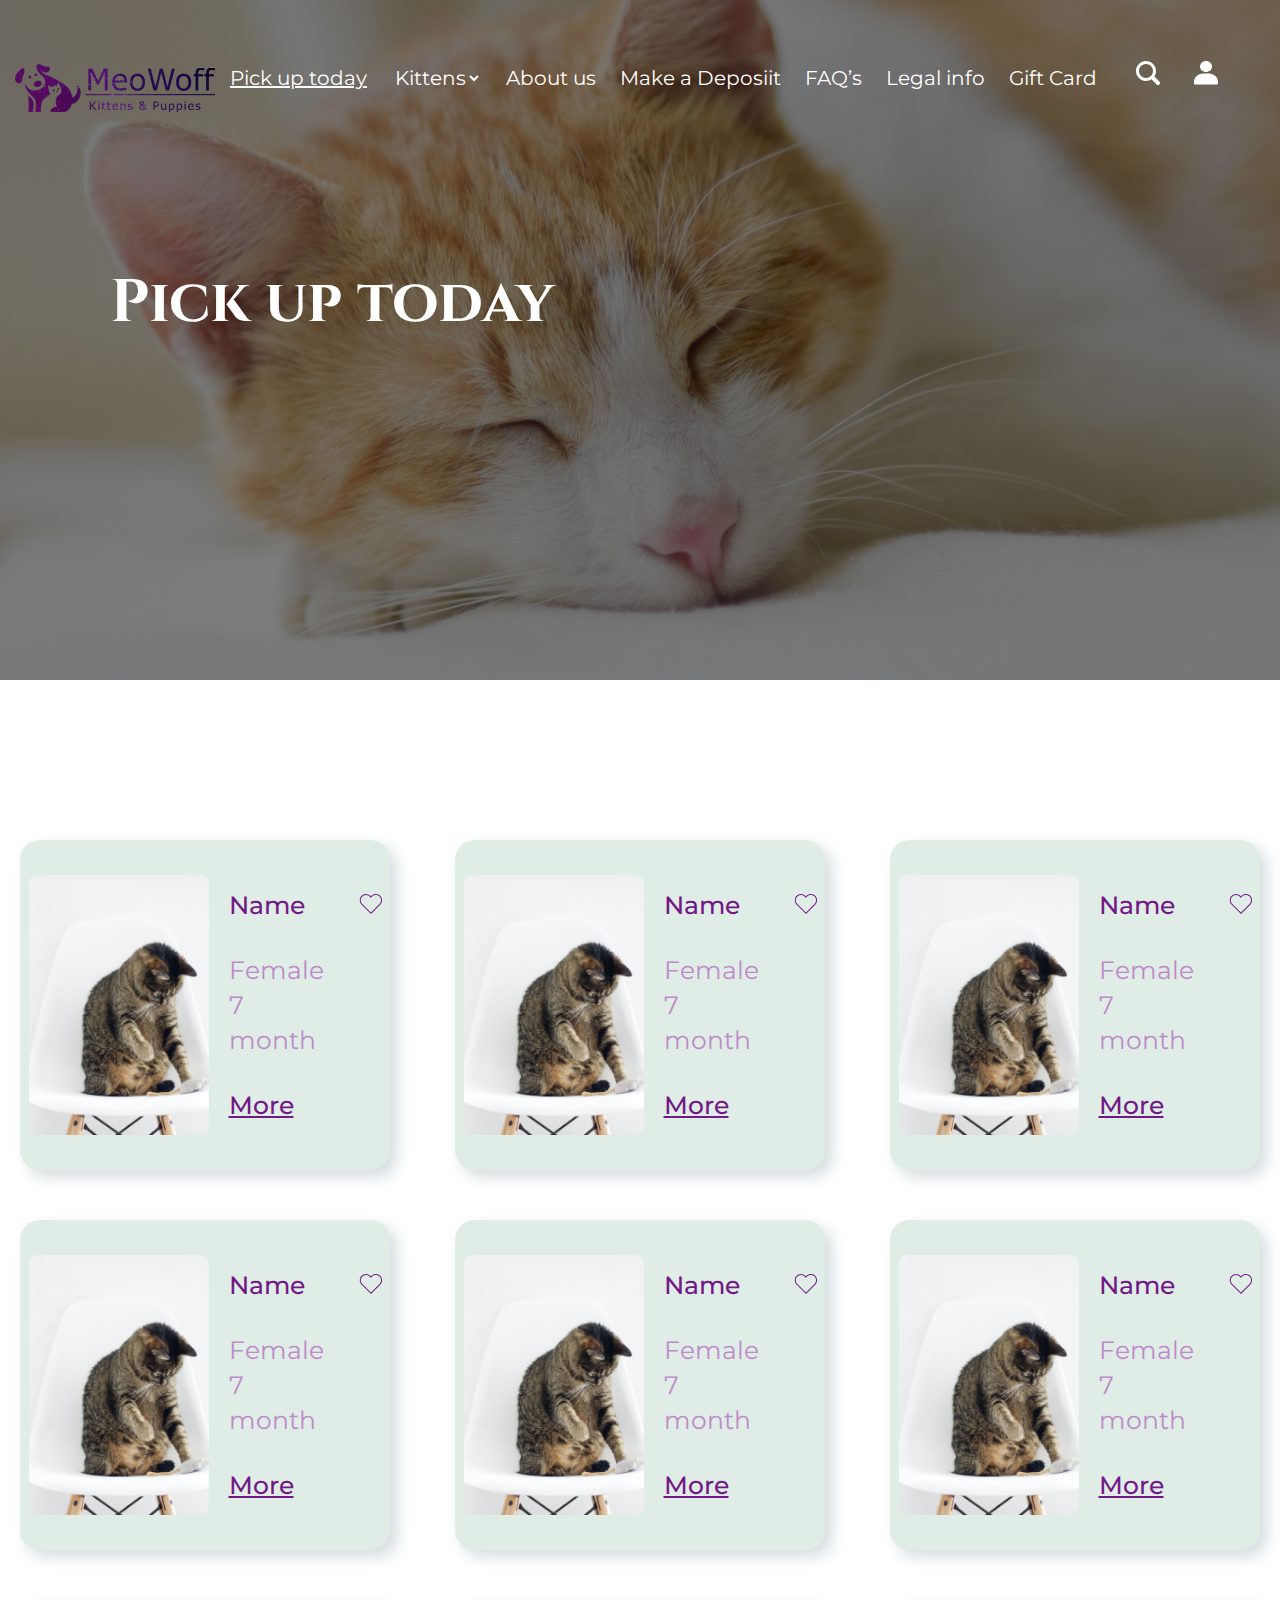
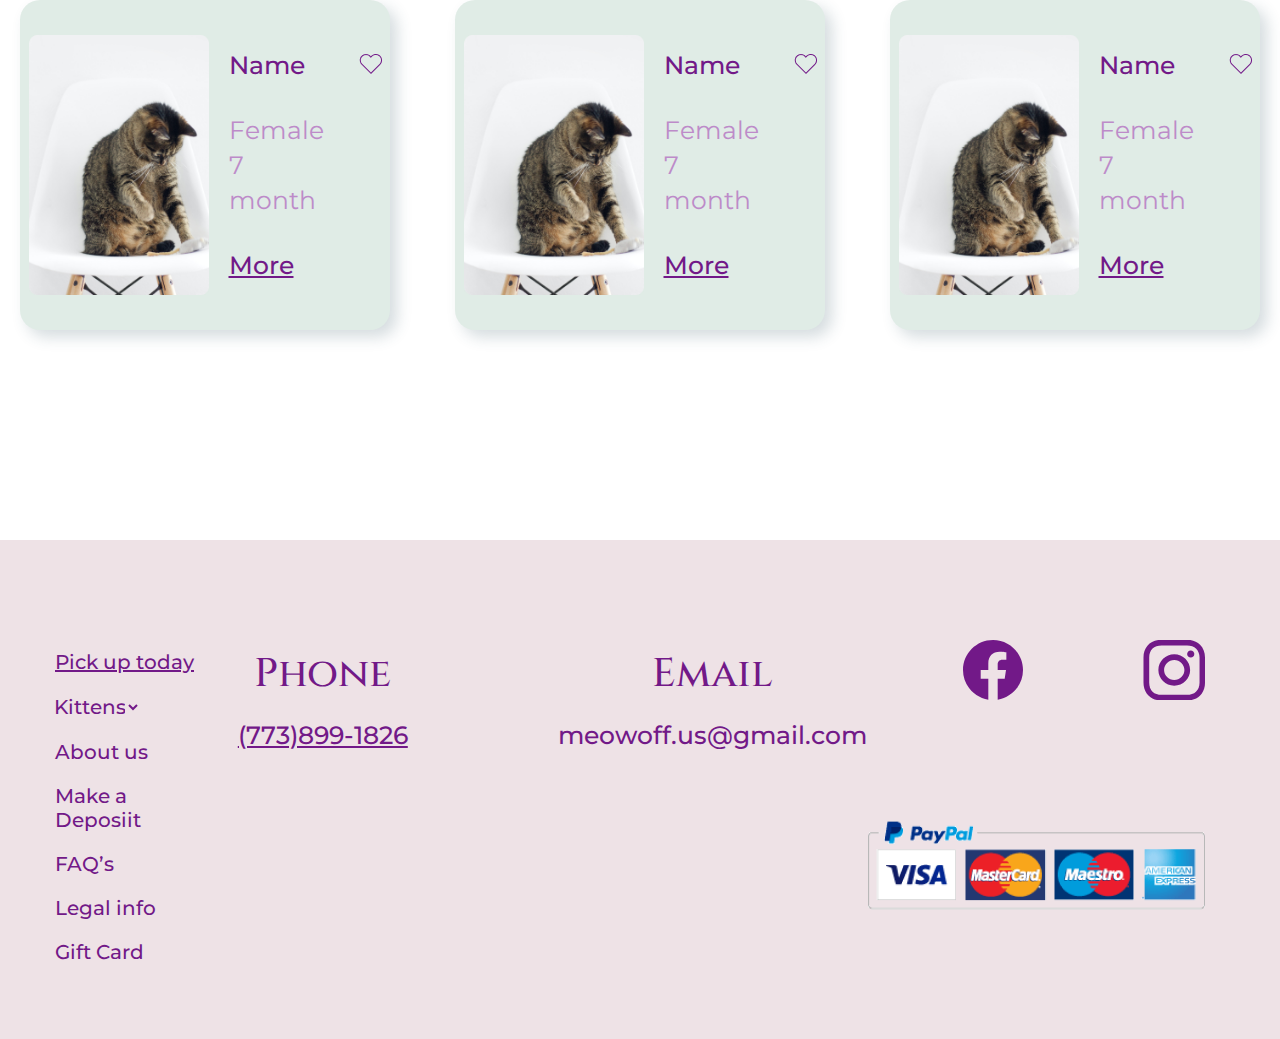
<file: pickup.html>
<!DOCTYPE html>
<html lang="en">
<head>
  <meta charset="UTF-8">
  <meta name="viewport" content="width=device-width, initial-scale=1.0">
  <meta http-equiv="X-UA-Compatible" content="ie=edge">
  <link rel="stylesheet" href="burgerMenu.css">
  <link rel="stylesheet" href="style.css">
  <title>Pick up today</title>
</head>
<body>
  <header class="pickup_page">
    <div class="header__menu">
      <img class="logo" src="images/logos/logo.png" alt="">
      <div class="burger_menu">
        <input class="search_site" type="text" name="" value="">
        <details class="burger">
          <summary></summary>
          <nav class="menu">
            <a class="menu_item font_montserrat text_decoration_line" href="pickup">Pick up today</a>
            <select class="menu_item font_montserrat item_select" name="Kittens">
              <option value="">Kittens</option>
              <option value="">British</option>
            </select>
            <a class="menu_item font_montserrat" href="about.html">About us</a>
            <a class="menu_item font_montserrat" href="deposit.html">Make a Deposiit</a>
            <a class="menu_item font_montserrat" href="faq.html">FAQ’s</a>
            <a class="menu_item font_montserrat" href="legalInfo.html">Legal info</a>
            <a class="menu_item font_montserrat" href="main.html">Gift Card</a>
          </nav>
        </details>
      </div>
      <div class="full__menu">
        <a class="menu_item font_montserrat text_decoration_line" href="pickup">Pick up today</a>
        <select class="menu_item font_montserrat item_select" name="Kittens">
          <option value="">Kittens</option>
          <option value="">British</option>
        </select>
        <a class="menu_item font_montserrat" href="about.html">About us</a>
        <a class="menu_item font_montserrat" href="deposit.html">Make a Deposiit</a>
        <a class="menu_item font_montserrat" href="faq.html">FAQ’s</a>
        <a class="menu_item font_montserrat" href="legalInfo.html">Legal info</a>
        <a class="menu_item font_montserrat" href="main.html">Gift Card</a>
        <img class="search" src="images/icons/search.svg" alt="">
        <img class="profile" src="images/icons/profile.svg" alt="">
      </div>
    </div>
    <div class="header_main">
      <h1 class="header_main__title font_cinzel">Pick up today</h1>
    </div>
  </header>
  <div class="pickup_main internal_padding">
    <div class="pickup_main__card_container">
      <div class="pickup_main__card">
        <img class="pickup_main__card_img" src="images/pickUpPage/cardCat.png" alt="">
        <div class="pickup_main__card__description">
          <div class="union_pos">
            <p class="pickup_main__card__name font_montserrat">Name</p>
            <button class="favorite" type="button" name="button">
              <img class="" src="images/pickUpPage/Union.png" alt="">
            </button>
          </div>
          <p class="pickup_main__card__description_text font_montserrat">Female 7 month</p>
          <a class="pickup_main__card__more font_montserrat text_decoration_line" href="#">More</a>
        </div>
      </div>
      <div class="pickup_main__card">
        <img class="pickup_main__card_img" src="images/pickUpPage/cardCat.png" alt="">
        <div class="pickup_main__card__description">
          <div class="union_pos">
            <p class="pickup_main__card__name font_montserrat">Name</p>
            <button class="favorite" type="button" name="button">
              <img class="" src="images/pickUpPage/Union.png" alt="">
            </button>
          </div>
          <p class="pickup_main__card__description_text font_montserrat">Female 7 month</p>
          <a class="pickup_main__card__more font_montserrat text_decoration_line" href="#">More</a>
        </div>
      </div>
      <div class="pickup_main__card">
        <img class="pickup_main__card_img" src="images/pickUpPage/cardCat.png" alt="">
        <div class="pickup_main__card__description">
          <div class="union_pos">
            <p class="pickup_main__card__name font_montserrat">Name</p>
            <button class="favorite" type="button" name="button">
              <img class="" src="images/pickUpPage/Union.png" alt="">
            </button>
          </div>
          <p class="pickup_main__card__description_text font_montserrat">Female 7 month</p>
          <a class="pickup_main__card__more font_montserrat text_decoration_line" href="#">More</a>
        </div>
      </div>
    </div>
    <div class="pickup_main__card_container">
      <div class="pickup_main__card">
        <img class="pickup_main__card_img" src="images/pickUpPage/cardCat.png" alt="">
        <div class="pickup_main__card__description">
          <div class="union_pos">
            <p class="pickup_main__card__name font_montserrat">Name</p>
            <button class="favorite" type="button" name="button">
              <img class="" src="images/pickUpPage/Union.png" alt="">
            </button>
          </div>
          <p class="pickup_main__card__description_text font_montserrat">Female 7 month</p>
          <a class="pickup_main__card__more font_montserrat text_decoration_line" href="#">More</a>
        </div>
      </div>
      <div class="pickup_main__card">
        <img class="pickup_main__card_img" src="images/pickUpPage/cardCat.png" alt="">
        <div class="pickup_main__card__description">
          <div class="union_pos">
            <p class="pickup_main__card__name font_montserrat">Name</p>
            <button class="favorite" type="button" name="button">
              <img class="" src="images/pickUpPage/Union.png" alt="">
            </button>
          </div>
          <p class="pickup_main__card__description_text font_montserrat">Female 7 month</p>
          <a class="pickup_main__card__more font_montserrat text_decoration_line" href="#">More</a>
        </div>
      </div>
      <div class="pickup_main__card">
        <img class="pickup_main__card_img" src="images/pickUpPage/cardCat.png" alt="">
        <div class="pickup_main__card__description">
          <div class="union_pos">
            <p class="pickup_main__card__name font_montserrat">Name</p>
            <button class="favorite" type="button" name="button">
              <img class="" src="images/pickUpPage/Union.png" alt="">
            </button>
          </div>
          <p class="pickup_main__card__description_text font_montserrat">Female 7 month</p>
          <a class="pickup_main__card__more font_montserrat text_decoration_line" href="#">More</a>
        </div>
      </div>
    </div>
    <div class="pickup_main__card_container">
      <div class="pickup_main__card">
        <img class="pickup_main__card_img" src="images/pickUpPage/cardCat.png" alt="">
        <div class="pickup_main__card__description">
          <div class="union_pos">
            <p class="pickup_main__card__name font_montserrat">Name</p>
            <button class="favorite" type="button" name="button">
              <img class="" src="images/pickUpPage/Union.png" alt="">
            </button>
          </div>
          <p class="pickup_main__card__description_text font_montserrat">Female 7 month</p>
          <a class="pickup_main__card__more font_montserrat text_decoration_line" href="#">More</a>
        </div>
      </div>
      <div class="pickup_main__card">
        <img class="pickup_main__card_img" src="images/pickUpPage/cardCat.png" alt="">
        <div class="pickup_main__card__description">
          <div class="union_pos">
            <p class="pickup_main__card__name font_montserrat">Name</p>
            <button class="favorite" type="button" name="button">
              <img class="" src="images/pickUpPage/Union.png" alt="">
            </button>
          </div>
          <p class="pickup_main__card__description_text font_montserrat">Female 7 month</p>
          <a class="pickup_main__card__more font_montserrat text_decoration_line" href="#">More</a>
        </div>
      </div>
      <div class="pickup_main__card">
        <img class="pickup_main__card_img" src="images/pickUpPage/cardCat.png" alt="">
        <div class="pickup_main__card__description">
          <div class="union_pos">
            <p class="pickup_main__card__name font_montserrat">Name</p>
            <button class="favorite" type="button" name="button">
              <img class="" src="images/pickUpPage/Union.png" alt="">
            </button>
          </div>
          <p class="pickup_main__card__description_text font_montserrat">Female 7 month</p>
          <a class="pickup_main__card__more font_montserrat text_decoration_line" href="#">More</a>
        </div>
      </div>
    </div>
  </div>
  <footer>
    <div class="footer__menu">
      <a class="menu_item footer__menu_text font_montserrat text_decoration_line" href="">Pick up today</a>
      <select class="footer_select menu_item footer__menu_text font_montserrat item_select" name="Kittens">
        <option value="">Kittens</option>
        <option value="">British</option>
      </select>
      <a class="menu_item footer__menu_text font_montserrat" href="">About us</a>
      <a class="menu_item footer__menu_text font_montserrat" href="">Make a Deposiit</a>
      <a class="menu_item footer__menu_text font_montserrat" href="">FAQ’s</a>
      <a class="menu_item footer__menu_text font_montserrat" href="">Legal info</a>
      <a class="menu_item footer__menu_text font_montserrat" href="">Gift Card</a>
    </div>
    <div class="footer__contacts">
      <div class="phone">
        <p class="contacts_title_text footer__menu_text font_cinzel">Phone</p>
        <p class="contacts_text text_decoration_line footer__menu_text font_montserrat">(773)899-1826</p>
      </div>
      <div class="email">
        <p class="contacts_title_text footer__menu_text font_cinzel">Email</p>
        <p class="contacts_text footer__menu_text font_montserrat">meowoff.us@gmail.com</p>
      </div>
    </div>
    <div class="footer__icons">
      <div class="icons__soc">
        <img class="soc_fb" src="images/icons/fb.svg" alt="">
        <img class="soc_inst" src="images/icons/inst.svg" alt="">
      </div>
      <div class="ocins__pay">
        <img src="images/icons/payPal.png" alt="">
      </div>
    </div>
  </footer>
</body>
</html>
</file>
<file: burgerMenu.css>
.burger {
  display: none;
}
.burger_menu {
  display: none;
  height: 117px;
}
:root {
  --primColor: #dcdcdc;
  --cornerRad: 0px;
}
details {

}
summary {
  writing-mode: vertical-lr;
  text-align: center;
  padding: 10px 10px;
  width: 20px;
  height: 20px;
  background-color: var(--primColor);
  border: 2px solid var(--secoColor);
  border-radius: var(--cornerRad);
  color: var(--secoColor);
  cursor: pointer;
  user-select: none;
  outline: none;
  transition: transform 200ms ease-in-out 0s;
}
summary::before,
summary::after {
  position: static;
  top: 0;
  left: 0;
}
summary::before {
  content: "";
}
summary::after {
  content: "|||";
  letter-spacing: 3px;
}
summary:hover {
  transform: scale(1.1);
}
summary::marker {
  font-size: 0;
}
summary::-webkit-details-marker {
  display: none;
}
details[open] .menu {
  animation-name: menuAnim;
}
details[open] summary::before {
  content: "X";
}
details[open] summary::after {
  content: "";
}
.menu {
  height: 0;
  width: fit-content;
  border-radius: var(--cornerRad);
  background-color: var(--primColor);
  box-shadow: 0 4px 12px 0 rgba(0, 0, 0, 0.2);
  margin-top: 8px;
  display: flex;
  flex-direction: column;
  justify-content: space-between;
  overflow: hidden;
  animation: closeMenu 300ms ease-in-out forwards;
}
.menu a {
  padding: 12px 24px;
  margin: 0 16px;
  color: var(--secoColor);
  border-bottom: 2px solid rgba(0, 0, 0, 0.1);
  text-decoration: none;
  text-align: center;
  transition: filter 200ms linear 0s;
}
.menu a:nth-of-type(1) {
  padding-top: 24px;
}
.menu a:nth-last-of-type(1) {
  border-bottom: none;
}
.menu a:hover {
  filter: brightness(200%);
}
details::before {
  color: var(--secoColor);
  position: absolute;
  margin-left: 80px;
  padding: 10px 10px;
  opacity: 0.4;
}
details[open]::before {
  animation: fadeMe 300ms linear forwards;
}
@keyframes menuAnim {
  0% {
    height: 0;
  }
  100% {
    height: 312px;
  }
}
@keyframes fadeMe {
  0% {
    opacity: 0.4;
  }
  100% {
    opacity: 0;
  }
}
</file>
<file: style.css>
@import url('https://fonts.googleapis.com/css2?family=Montserrat&display=swap');
@import url('https://fonts.googleapis.com/css2?family=Cinzel:wght@700&family=Montserrat&display=swap');

.font_montserrat {
  font-family: 'Montserrat';
  font-style: normal;
  font-weight: 400;
  font-size: 20px;
  line-height: 24px;
  color: #FFFFFF;
}
.font_cinzel {
  font-family: 'Cinzel';
  font-style: normal;
  font-weight: 700;
  font-size: 60px;
  line-height: 120%;
  color: #FFFFFF;
}
.header__menu {
  display: flex;

}
html {
   overflow-x: hidden;
}
body {
  margin: 0;
  overflow-x: hidden;
}
header {
  background-image: url(images/background/bgCat.png);
  height: 680px;
}
.main_page {
  background-image: url(images/background/mainBg.png);
  height: 1036px;
}
.logo {
  margin-left: 110px;
  margin-top: 64px;
  margin-right: 124px;
}
.menu_item {
  margin-right: 70px;
  margin-top: 61px;
  text-decoration: none;
}
.search {
  margin-left: 54px;
  margin-top: 61px;
}
.profile {
  margin-left: 60px;
  margin-top: 61px;
}
.item_select {
  width: 91px;
  background: inherit;
  border: none;
}
.header_main {
  margin-left: 110px;
  margin-top: 155px;
}
.header_main__title {
  margin: 0;
}
.header_main__description {
  line-height: 140%;
  max-width: 532px;
}
.header_btn {
  display: flex;
  flex-direction: row;
  justify-content: center;
  align-items: center;
  padding: 20px 64px;
  width: 302px;
  height: 75px;
  background: #FFFFFF;
  box-shadow: 4px 4px 4px rgba(0, 0, 0, 0.25);
  border-radius: 20px;
  margin-top: 50px;
}
.main {
  display: flex;
  padding: 182px 115px 0 110px;
  margin-bottom: 176px;
}
.main__bgicon_pos_top {
  position: absolute;
  left: 1045.99px;
  top: 797px;
  transform: rotate(8deg);
  z-index: 1;
}
.main__bgicon_pos_bottom {
  position: absolute;
  left: -80px;
  top: 2230.77px;
  transform: rotate(280deg);
  z-index: 1;
}
.main__menu {
  display: flex;
  flex-direction: column;
  width: 450px;
  margin-right: 63px;
  z-index: 2;
}
.main__menu_item {
  display: flex;
  align-items: center;
  justify-content: space-between;
  width: 450px;
  height: 82px;
  border-bottom: 1px solid #530B65;
  margin-bottom: 50px;
}
.menu_item__section {
  font-size: 25px;
  line-height: 140%;
  background: linear-gradient(92.71deg, #721988 0%, #530B65 100%);
  -webkit-background-clip: text;
  -webkit-text-fill-color: transparent;
  background-clip: text;
  text-fill-color: transparent;
  text-transform: uppercase;
}
.menu_btn {
  display: flex;
  flex-direction: row;
  justify-content: center;
  align-items: center;
  padding: 20px 86px;
  width: 155px;
  height: 75px;
  filter: drop-shadow(4px 4px 4px rgba(0, 0, 0, 0.25));
  border-radius: 20px;
  background: inherit;
  border: 1px solid #530B65;
}
.main__content {

}
.content__block {
  display: flex;
  flex-direction: row;
}
.block__card {
  display: flex;
  flex-direction: column;
  align-items: center;
  margin-left: 115px;
  margin-bottom: 50px;
  z-index: 10;
}
.main__blog {
  margin-bottom: 176px;
}
.blog__block {
  display: flex;
  flex-direction: column;
  align-items: center;
}
.block__container {
  display: flex;
  justify-content: center;
}
.block__item {
  width: 523px;
  margin: 0 33px 0 33px;
}
.blog_title {
  font-size: 40px;
  line-height: 120%;
  margin-left: 110px;
  z-index: 3;
}
.blog_btn {
  display: flex;
  flex-direction: row;
  justify-content: center;
  align-items: center;
  padding: 20px 75px;
  width: 343px;
  height: 75px;
  background: linear-gradient(92.71deg, #721988 0%, #530B65 100%);
  box-shadow: 4px 4px 4px rgba(0, 0, 0, 0.25);
  border-radius: 20px;
  margin-top: 50px;
}
footer {
  background: #EEE2E6;
  display: flex;
  justify-content: space-between;
  padding: 100px 110px 65px 110px;
}
.footer__menu {
  display: flex;
  flex-direction: column;
}
.footer__contacts {
  display: flex;
  justify-content: space-between;
  width: 716px;
}
.footer__icons {
  display: flex;
  flex-direction: column;
}
.icons__soc {
  display: flex;
  justify-content: flex-end;
}
.soc_inst {
  margin-left: 120px;
}
.contacts_title_text {
  font-size: 40px;
  line-height: 120%;
}
.contacts_text {
  font-size: 25px;
  line-height: 140%;
}
.phone {
  display: flex;
  flex-direction: column;
  align-items: center;
}
.email {
  display: flex;
  flex-direction: column;
  align-items: center;
}
.icons__soc {
  margin-bottom: 114px;
}
/* ====== Дополнение ===== */

.text_decoration_line {
  text-decoration-line: underline;
}
.header_btn_text {
  color: #530B65;
  font-weight: 500;
  font-size: 25px;
  line-height: 140%;
}
.plus {
  font-size: 50px;
}
.blog_btn_text {
  font-weight: 500;
  font-size: 25px;
  line-height: 140%;
  color: #F8F8F8;
}
.footer__menu_text {
  color: #721988;
  margin: 10px 0 10px 0;
  font-weight: 500;
}
.footer_select {
  margin-left: -5px;
}
.internal_padding {
  padding-right: 110px;
  padding-left: 110px;
}
.search_site {
  height: 40px;
  border-radius: 0;
  width: 58.35vw;
  max-width: 1200px;
  padding: 0 40px 0 40px;
  border: none;
  background: #ECECEC;
  box-shadow: 2px 2px 4px rgb(189 189 189 / 11%), inset 2px 2px 4px #bdbdbd;
  font-weight: 400;
  font-size: 25px;
  line-height: 140%;
  color: #A8A8A8;
  margin-bottom: 10px;
}
/* ===== Бургер меню ===== */

/* ===== Main Page ===== */

.pick_up_today {
  margin-bottom: 40px;
}
.pick_up_today__block {
  display: flex;
  flex-direction: column;
  align-items: center;
}
.pick_up_today__container {
  display: flex;
  padding-top: 90px;
  justify-content: space-evenly;
}
.pick_up_today__bg_icon__pos_top {
  position: absolute;
  right: 183px;
  top: 923px;
  z-index: 2;
}
.pick_up_today__bg_icon__pos_bottom {
  position: absolute;
  right: 1133px;
  top: 1730px;
  z-index: 1;
  transform: rotate(281deg);
}
.pick_up_today__card {
  display: flex;
  flex-direction: column;
  align-items: center;
  margin-left: 55px;
  margin-right: 55px;
  margin-bottom: 50px;
  z-index: 10;
  max-width: 435px;
}
.about_us {
  display: flex;
  flex-direction: row;
  align-items: center;
  background: #EEE2E6;
  padding-top: 145px;
  padding-bottom: 145px;
  z-index: 30;
}
.about_us__img {
  z-index: 3;
}
.about_us__main {
  display: flex;
  flex-direction: column;
  margin-left: 100px;
  max-width: 757px;
}
.about_us__title {

}
.about_us__description {
  color: #262626;
}
.why_choose {
  margin-bottom: 280px;
}
.why_choose__paws_block {
  display: flex;
  justify-content: space-between;
}
.paws_block {
  width: 486px;
  display: flex;
  align-items: center;
  margin-bottom: 50px;
}
.paws_block__description {
  margin-left: -20px;
  font-family: 'Montserrat';
  font-style: normal;
  font-weight: 400;
  font-size: 25px;
  line-height: 140%;
  color: #000000;
  text-decoration: none;
}
.what_our_clients {

}
.what_our_clients__comment_container {

}
.comment_container__comment {
  display: flex;
  align-items: flex-start;
  margin-bottom: 80px;
}
.comment__avatar {
  display: flex;
  flex-direction: column;
  align-items: center;
}
.author_name {
  text-transform: uppercase;
}
.comment_text {
  width: 638px;
  color: #000000;
  margin-left: 92px;
  margin-top: 0;
  margin-bottom: 0;
  font-weight: 400;
  font-size: 25px;
  line-height: 140%;
}
.comment_container__button {
  display: flex;
  justify-content: center;
}
.second_comment {
  margin-left: 370px;
}
.third_comment {
  margin-left: 770px;
}
.if_you_have {
  display: flex;
  flex-direction: column;
  align-items: center;
  padding-top: 180px;
  padding-bottom: 180px;
}
.if_you_have_title {
  font-size: 40px;
  line-height: 140%;
}

/* ===== About Us page ===== */

.about_page {
  background-image: url(images/background/about.png);
}
.about_us_page__main {

}
.main__about_top {
  display: flex;
  align-items: center;
  padding-top: 210px;
}
.about_top__text {
  max-width: 1040px;
  margin-left: 56px;
}
.about_top_text {
  font-weight: 400;
  font-size: 25px;
  line-height: 140%;
  color: #262626;
}
.main__about_bot {
  display: flex;
  align-items: center;
  flex-direction: row-reverse;
  margin-top: 110px;
}
.about_bot__text {
  max-width: 1040px;
  margin-right: 56px;
}
.our_team {

}
.our_team__card_container {

}
.card_container {
 display: flex;
 justify-content: space-between;
}
.card_container__card {
  display: flex;
  flex-direction: column;
  align-items: flex-start;
  margin-top: 50px;
}
.card_title {
  font-weight: 700;
  font-size: 40px;
  line-height: 120%;
  margin: 20px 0 20px 0;
}
.card_description {
  font-size: 25px;
  line-height: 140%;
  color: #262626;
  margin: 0;
}
.have_any_questions {
  display: flex;
  align-items: center;
  margin-bottom: 180px;
  margin-top: 180px;
}
.have_any_questions__form {
  display: flex;
  flex-direction: column;
  align-items: flex-start;
  margin-right: 250px;
}
.have_any_questions__input {
  width: 560px;
  height: 70px;
  border-radius: 20px;
  border: none;
  margin-bottom: 10px;
  background: #ECECEC;
  box-shadow: 2px 2px 4px rgba(189, 189, 189, 0.11), inset 2px 2px 4px #BDBDBD;
  padding: 0 20px 0 20px;
  font-size: 25px;
  line-height: 140%;
  color: #A8A8A8;
}
.form_btn {
  width: 600px;
  height: 75px;
  margin-top: 10px;
}

/* ===== Pick Up Page ===== */

.pickup_page {
  background-image: url(images/background/pickUpBg.png);
}
.pickup_main {
  padding-top: 160px;
  padding-bottom: 160px;
}
.pickup_main__card_container {
  display: flex;
  justify-content: space-between;
  margin-bottom: 50px;
}
.pickup_main__card {
  display: flex;
  justify-content: center;
  align-items: center;
  width: 478px;
  height: 330px;
  border-radius: 20px;
  background: #E0ECE6;
  box-shadow: 7px 7px 15px rgba(45, 79, 97, 0.2);
}
.pickup_main__card_img {
  margin-left: -60px;
}
.pickup_main__card__description {
  display: flex;
  flex-direction: column;
  align-items: flex-start;
  width: 108px;
  margin-left: 55px;
}
.pickup_main__card__description_text {
  font-weight: 400;
  font-size: 25px;
  line-height: 140%;
  color: #BD8BC9;
  margin: 30px 0 30px 0;
}
.pickup_main__card__name {
  font-weight: 500;
  font-size: 25px;
  line-height: 140%;
  color: #721988;
  margin: 0;
}
.pickup_main__card__more {
  font-weight: 500;
  font-size: 25px;
  line-height: 140%;
  color: #721988;
  margin: 0;
}
.union_pos {
  display: flex;
  justify-content: space-between;
  width: 160px;
}
.favorite {
  background: inherit;
  border: none;
  cursor: pointer;
}

/* ===== Deposit Page ===== */

.deposit_page {
  background-image: url(images/background/depositBg.png);
}
.deposit_page__main {
  display: flex;
  justify-content: space-between;
  align-items: center;
  padding-top: 80px;
  padding-bottom: 200px;
}
.deposit_page__main_promo {
  display: flex;
  flex-direction: column;
  align-items: flex-start;
  max-width: 690px;
}
.main_promo_title {
  margin-left: 0;
}
.main_promo_description {
  max-width: 600px;
  font-weight: 400;
  font-size: 25px;
  line-height: 140%;
  color: #262626;
}
.deposit_page__form_container {
  display: flex;
  justify-content: space-between;
}
.deposit_page__form {
  align-items: center;
}
.paws_block_container {

}
.deposit_paws {
  margin-bottom: 20px;
}
.deposit_page__contacts {
  height: 450px;
  background: #EEE2E6;
  padding-top: 78px;
  padding-bottom: 77px;
}
.deposit_page__contacts_container {
  display: flex;
  justify-content: space-between;
  align-items: center;
  margin-top: 80px;
}
.contacts_container__element {
  display: flex;
  flex-direction: column;
  align-items: center;
}
.deposit_page__main_form {
  padding-top: 179px;
  padding-bottom: 179px;
}
.main_form__container {
  display: flex;
  flex-direction: column;
  align-items: flex-start;
}
.main_form__container__input {
  width: 58.35vw;
  max-width: 1200px;
  height: 70px;
  padding: 0 40px 0 40px;
  border: none;
  background: #ECECEC;
  box-shadow: 2px 2px 4px rgba(189, 189, 189, 0.11), inset 2px 2px 4px #BDBDBD;
  border-radius: 20px;
  font-weight: 400;
  font-size: 25px;
  line-height: 140%;
  color: #A8A8A8;
  margin-bottom: 10px;
}
.message_input {
  height: 177px;
}
.main_form_btn {
  width: 200px;
}

/* ===== Adaptive ===== */


@media (max-width: 1858px) {
  .logo {
    margin-left: 90px;
    margin-top: 64px;
    margin-right: 90px ;
  }
  .menu_item {
    margin-right: 60px;
  }
  footer {
    width: 1660px;
  }
@media (max-width: 1735px) {
  .logo {
    margin-left: 70px;
    margin-top: 64px;
    margin-right: 70px ;
  }
  .menu_item {
    margin-right: 40px;
  }
  .main {
    display: flex;
    padding: 180px 90px 0 70px;
    margin-bottom: 176px;
  }
  .main__menu_item {
    width: 380px;
  }
  header {
    width: 1735px;
  }
  .blog__block {
    width: 1720px;
  }
  footer {
    width: 1560px;
  }
  .main__bgicon_pos_top {
    left: 980px;
  }
  .have_any_questions__form {
    margin-right: 100px;
  }
}
@media (max-width: 1675px) {
  footer {
    width: 1520px;
  }
  .photo {
    width: 460px;
    height: 290px;
  }
  .block__item {
    width: 490px;
  }
  .block__card {
    margin-left: 85px;
  }
  .main__bgicon_pos_top {
    left: 915px;
  }
  .pickup_main {
    padding-left: 50px;
    padding-right: 50px;
  }
}
@media (max-width: 1575px) {
  .block__item {
    width: 480px;
    margin: 0 15px 0 15px;
  }
  .block__card {
    margin-left: 55px;
  }
  .blog__block {
    width: 1640px;
  }
  .photo {
    width: 420px;
    height: 270px;
  }
  footer {
    width: 1400px;
  }
  .main__bgicon_pos_top {
    left: 835px;
  }
  .our_team__card_img {
    width: 400px;
    height: 500px;
  }
  .card_container__card {
    margin-right: 20px;
  }
}
@media (max-width: 1525px) {
  .logo {
    margin-left: 45px;
    margin-right: 45px;
  }
  .menu_item {
    margin-right: 30px;
  }
  .block__item {
    width: 440px;
  }
  .blog__block {
    width: 1530px;
  }
  .block__card {
    margin-left: 45px;
  }
  .footer__contacts {
    width: 630px;
  }
  footer {
    padding: 100px 80px 65px 55px;
  }
  .pick_up_today__card {
    margin-left: 30px;
    margin-right: 30px;
  }
  .main__bgicon_pos_top {
    left: 700px;
  }
  .have_any_questions__form {
    margin-right: 50px;
  }
  .our_team__card_catimg {
    width: 800px;
    height: 600px;
  }
  .have_any_questions__input {
    width: 480px;
  }
  .form_btn {
    width: 520px;
  }
  .pickup_main__card {
    width: 435px;
  }
  .pickup_main__card_img {
    margin-left: -20px;
  }
  .pickup_main__card__description {
    margin-left: 20px;
  }
}
@media (max-width: 1470px) {
  .main__menu {
    width: 350px;
    margin-right: 25px;
  }
  .main {
    padding: 180px 90px 0 30px;
  }
  footer {
    width: 1350px;
  }
  .pick_up_today__bg_icon__pos_top {
    right: 0;
  }
  .about_us {
    padding-left: 50px;
  }
}
@media (max-width: 1420px) {
  .menu_item {
    margin-right: 20px;
  }
  .search {
    margin-left: 20px;
  }
  .blog__block {
    width: 1400px;
  }
  .block__item {
    width: 420px;
  }
  .photo {
    width: 390px;
    height: 250px;
  }
  .pick_up_today__card {
    margin-left: 10px;
    margin-right: 10px;
  }
  .have_any_questions {
    padding-left: 50px;
  }
  .pickup_main {
    padding-left: 20px;
    padding-right: 20px;
  }
}
@media (max-width: 1385px) {
  footer {
    width: 1250px;
  }
  .card_photo {
    width: 260px;
    height: 310px;
  }
  .about_us__main {
    margin-left: 30px;
  }
  .about_us {
    padding-left: 20px;
    padding-right: 20px;
  }
  .second_comment {
    margin-left: 250px;
  }
  .third_comment {
    margin-left: 530px;
  }
  .paws_block {
    width: 350px;
  }
  .main__bgicon_pos_top {
    left: 500px;
  }
  .our_team__card_catimg {
    width: 700px;
    height: 500px;
  }
}
@media (max-width: 1280px) {
  .logo {
    margin-left: 15px;
    margin-right: 15px;
  }
  .search {
    margin-left: 15px;
  }
  .profile {
    margin-left: 30px;
  }
  .main__menu_item {
    width: 280px;
  }
  .blog__block {
    width: 1270px;
  }
  .block__item {
    width: 370px;
  }
  .photo {
    width: 350px;
    height: 230px;
  }
  footer {
    width: 1150px;
  }
  .pick_up_today__bg_icon__pos_top {
    right: 50px;
    top: 1100px;
  }
  .about_us {
    flex-direction: column;
  }
  .about_us__main {
    margin-left: 0;
    align-items: center;
  }
  .about_us__title {
    margin-left: 0;
  }
  .have_any_questions__form {
    margin-right: 60px;
  }
  .deposit_page__main_img {
    width: 800px;
    height: 600px;
  }
  .contacts_container__element  {
    width: 350px;
    padding-left: 20px;
    padding-right: 20px;
  }
  .our_team__card_img {
    width: 350px;
    height: 450px;
  }
  .pickup_main__card {
    width: 370px;
  }
  .pickup_main__card_img {
    margin-left: -45px;
    width: 180px;
    height: 260px;
  }
}
@media (max-width: 1180px) {
  .menu_item {
    margin-right: 15px;
  }
  .search {
    margin-left: 10px;
  }
  .profile {
    margin-left: 15px;
  }
  .main__menu {
    margin-right: 15px;
  }
  .card_photo {
    width: 240px;
    height: 290px;
  }
  .block__card {
    margin-left: 20px;
  }
  .main__bgicon_pos_bottom {
    top: 2100px;
  }
  .blog__block {
    width: 1190px;
  }
  .photo {
    width: 330px;
    height: 210px;
  }
  .footer__contacts {
    width: 500px;
  }
  .icons__soc {
    justify-content: flex-start;
  }
  footer {
    padding: 100px 80px 65px 20px;
  }
  .second_comment {
    margin-left: 150px;
  }
  .third_comment {
    margin-left: 330px;
  }
  .comment_text {
    margin-left: 50px;
  }
  .burger {
    display: block;
  }
  .full__menu {
    display: none;
  }
  .burger_menu {
    display: flex;
    margin-top: 50px;
  }
  .header__menu {
    flex-direction: column;
    align-items: center;
    width: 100vw;
  }
  .deposit_page__main_img {
    width: 680px;
    height: 480px;
  }
  .main__bgicon_pos_top {
    left: 300px;
  }
  .header_main {
    margin-top: 50px;
  }
  .main__about_top,
  .main__about_bot {
    flex-direction: column;
  }
  .our_team__card_img {
    width: 300px;
    height: 400px;
  }
  .our_team__card_catimg {
    width: 600px;
    height: 400px;
  }
}
@media (max-width: 1024px) {
  .logo {
    margin-left: 5px;
    margin-right: 5px;
  }
  .menu_item {
    margin-right: 5px;
    width: 90px;
  }
  .main__menu_item {
    width: 200px;
  }
  .card_photo {
    width: 230px;
    height: 280px;
  }
  .block__item {
    width: 310px;
  }
  .blog__block {
    width: 1010px;
  }
  .footer__contacts {
    width: 290px;
    flex-direction: column;
  }
  footer {
    width: 920px;
  }
  .internal_padding {
    padding-right: 60px;
    padding-left: 60px;
  }
  .why_choose {
    margin-bottom: 100px;
  }
  .deposit_page__main_img {
    width: 580px;
    height: 380px;
  }
  .have_any_questions__form {
    margin-right: 30px;
  }
  .paws_block {
    width: 270px;
  }
  .have_any_questions__input {
    width: 350px;
  }
  .form_btn {
    width: 400px;
  }
  .pickup_main {
    padding-left: 20px;
    padding-right: 20px;
  }
  .pickup_main__card {
    width: 310px;
    height: 310px;
  }
  .pickup_main__card_img {
    width: 150px;
    height: 230px;
    margin-left: -10px;
  }
  .pickup_main__card__description {
    width: 105px;
    margin-left: 15px;
  }
  .union_pos {
    width: 120px;
  }
}
@media (max-width: 920px) {
  .main__menu_item {
    width: 160px;
  }
  .block__card {
    margin-left: 10px;
  }
  .card_photo {
    width: 190px;
    height: 230px;
  }
  .photo {
    width: 290px;
    height: 170px;
  }
  .blog__block {
    width: 870px;
  }
  .block__item {
    width: 270px;
  }
  .main__bgicon_pos_bottom {
    top: 1900px;
  }
  .have_any_questions__input {
    width: 420px;
  }
  .form_btn {
    width: 460px;
  }
  footer {
    width: 870px;
    flex-direction: column;
    align-items: center;
  }
  .footer__contacts {
    width: 170px;
    margin-bottom: 20px;
  }
  .menu_item {
    width: 100px;
  }
  .footer__menu {
    width: 100vw;
    margin-bottom: 20px;
    flex-direction: row;
    justify-content: center;
  }
  .menu_item {
    width: 12vw;
  }
  .footer__icons {
    align-items: center;
  }
  .main__bgicon_pos_top {
    left: 130px;
  }
  .have_any_questions__input {
    width: 320px;
  }
  .form_btn {
    width: 360px;
  }
  .our_team__card_catimg {
    width: 450px;
    height: 350px;
  }
  .our_team__card_img {
    width: 250px;
    height: 350px;
  }
  .pickup_main__card_container {
    flex-direction: column;
    align-items: center;
    margin-bottom: 0px;
  }
  .pickup_main__card {
    margin-bottom: 40px;
    width: 478px;
    height: 330px;
  }
  .pickup_main__card_img {
    width: auto;
    margin-left: -60px;
  }
  .pickup_main__card__description {
    width: 108px;
    margin-left: 55px;
  }
  .union_pos {
    width: 160px;
  }
}
@media (max-width: 820px) {
  .deposit_page__main {
    flex-direction: column;
  }
  .deposit_page__main_img {
    width: 580px;
    height: 410px;
    margin-top: 40px;
  }
  .deposit_page__form_container {
    flex-direction: column;
  }
  .have_any_questions__form {
    margin-right: 0;
    margin-bottom: 30px;
  }
  .paws_block {
    width: 468px;
  }
  .about_us__img {
    width: 800px;
    height: 600px;
  }
  .second_comment {
    margin-left: 100px;
  }
  .third_comment {
    margin-left: 230px;
  }
  .if_you_have_title {
    text-align: center;
  }
  .main__bgicon_pos_top {
    left: 80px;
  }
  .blog__block {
    align-items: flex-start;
    padding-left: 90px;
  }
  .block__container {
    flex-direction: column;
  }
  .our_team {
    padding-left: 40px;
    padding-right: 40px;
  }
  .our_team__card_img {
    width: 220px;
    height: 320px;
  }
  .card_title {
    font-size: 30px;
  }
  .our_team__card_catimg {
    width: 400px;
    height: 300px;
  }
}
@media (max-width: 768px) {
  .deposit_page__main {
    flex-direction: column;
  }
  .deposit_page__main_img {
    width: 580px;
    height: 410px;
    margin-top: 40px;
  }
  .deposit_page__form_container {
    flex-direction: column;
  }
  .have_any_questions__form {
    margin-right: 0;
    margin-bottom: 30px;
  }
  .paws_block {
    width: 468px;
  }
  .deposit_page__contacts {
    height: 700px;
  }
  .deposit_page__contacts_container {
    flex-direction: column;
  }
  .footer__contacts {
    width: 500px;
  }
  footer {
    align-items: flex-start;
  }
  .why_choose {
    padding-left: 40px;
  }
  .about_us__img {
    width: 700px;
    height: 500px;
  }
  .main__bgicon_pos_top {
    left: 40px;
  }
  .card_photo {
    width: 170px;
    height: 210px;
  }
  .have_any_questions {
    flex-direction: column;
  }
  .have_any_questions__input {
    width: 480px;
  }
  .form_btn {
    width: 520px;
  }
}
@media (max-width: 675px) {
  .main__bgicon_pos_top {
    left: -50px;
  }
  .card_photo {
    width: 130px;
    height: 170px;
  }
  .main__bgicon_pos_bottom {
    top: 1750px;
  }
  .card_container {
    flex-direction: column;
  }
  .card_container__card {
    align-items: center;
  }
  .our_team__card_img {
    width: 400px;
    height: 500px;
  }
  .card_title {
    font-size: 40px;
  }
}
@media (max-width: 623px) {
  .about_us__img {
    width: 600px;
    height: 400px;
  }
  .why_choose__paws_block {
    flex-direction: column;
  }
  .second_comment, .third_comment {
    margin-left: 0;
  }
  .pick_up_today__container {
    flex-direction: column;
  }
  .main__bgicon_pos_top,
  .main__bgicon_pos_bottom {
    left: -100px;
  }
  .content__block {
    flex-direction: column;
  }
  .card_photo {
    width: 230px;
    height: 280px;
  }
  .main__about_img {
    width: 620px;
    height: 470px;
  }
}

@media (max-width: 525px) {
  .header_main {
    width: 100vw;
    margin-left: 30px;
    word-break: break-all;
  }
  .deposit_page__main_img {
    width: 500px;
    height: 350px;
  }
  .footer__menu {
    flex-direction: column;
    align-items: center;
  }
  .menu_item {
    width: 30vw;
  }
  .form_btn {
    width: 340px;
  }
  .comment_container__comment {
    flex-direction: column;
  }
  .comment_text {
    width: 80vw;
    margin-left: 25px;
  }
  .about_us__img {
    width: 450px;
    height: 350px;
  }
  .blog_title {
    margin-left: 0px;
  }
  .main__bgicon_pos_top,
  .main__bgicon_pos_bottom {
    left: -200px;
  }
  .card_photo {
    width: 200px;
    height: 250px;
  }
  .main__about_img {
    width: 510px;
    height: 360px;
  }
  .have_any_questions__form {
    width: 100vw;
  }
}
@media (max-width: 425px) {
  .form_btn {
    width: 300px;
  }
  .paws_block {
    width: 270px;
  }
  .deposit_page__main_img {
    width: 390px;
    height: 290px;
  }
  .about_us__img {
    width: 400px;
    height: 300px;
  }
  .comment_text {
    margin-left: 0px;
  }
  .internal_padding {
    padding-left: 30px;
    padding-right: 30px;
  }
  .main__bgicon_pos_top,
  .main__bgicon_pos_bottom {
    left: -300px;
  }
  .card_photo {
    width: 180px;
    height: 230px;
  }
  .main__about_img {
    width: 420px;
    height: 300px;
  }
  .card_container__card {
    margin-right: 0px;
  }
  .have_any_questions__input {
    width: 310px;
  }
  .have_any_questions__form {
    align-items: center;
    text-align: center;
  }
  .header_main__description {
    max-width: 325px;
  }
  .pickup_main__card {
    width: 370px;
  }
  .pickup_main__card__description {
    margin-left: 15px;
  }
}
@media (max-width: 390px) {
  .have_any_questions__input {
    width: 270px;
  }
  .form_btn {
    width: 210px;
  }
  .footer__contacts {
    width: 350px;
  }
  .pick_up_today__bg_icon__pos_top {
    top: 1150px;
  }
}
@media (max-width: 346px) {

}
@media (max-width: 280px) {

  }
}
</file>
